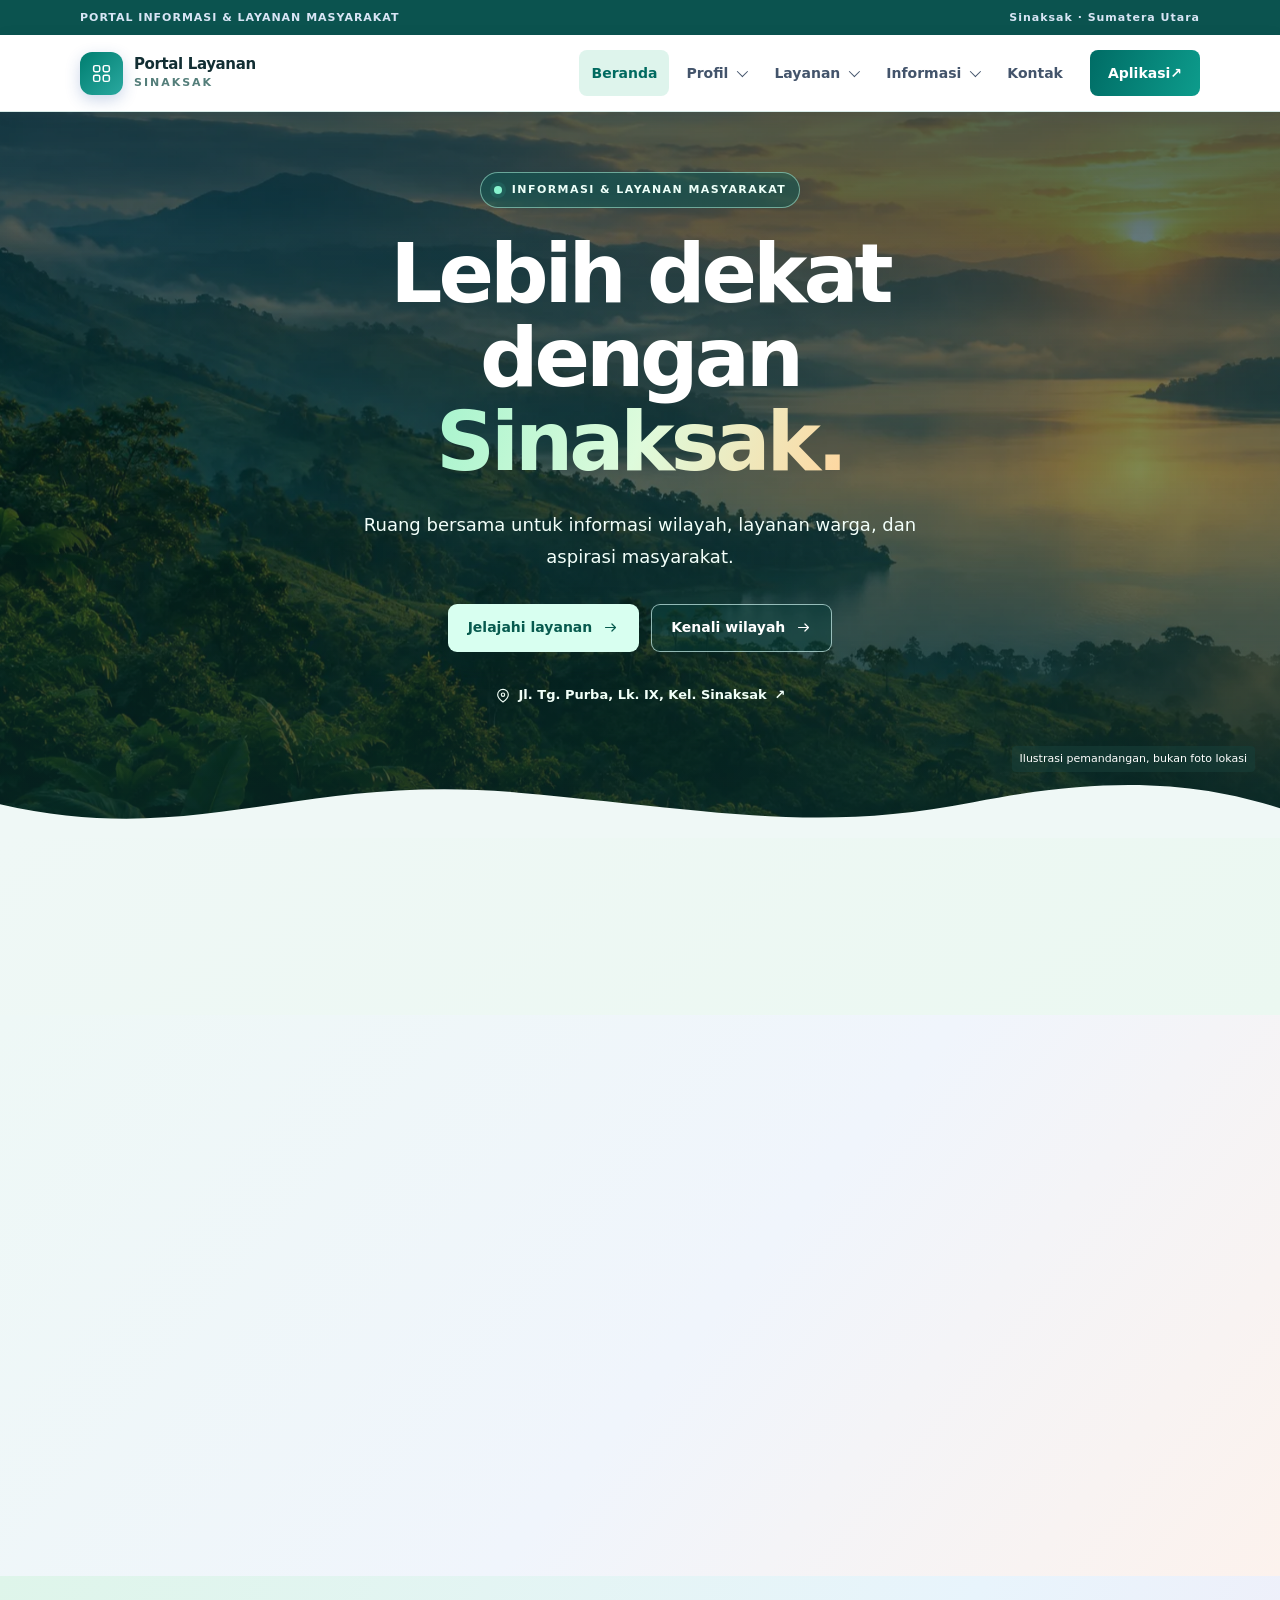
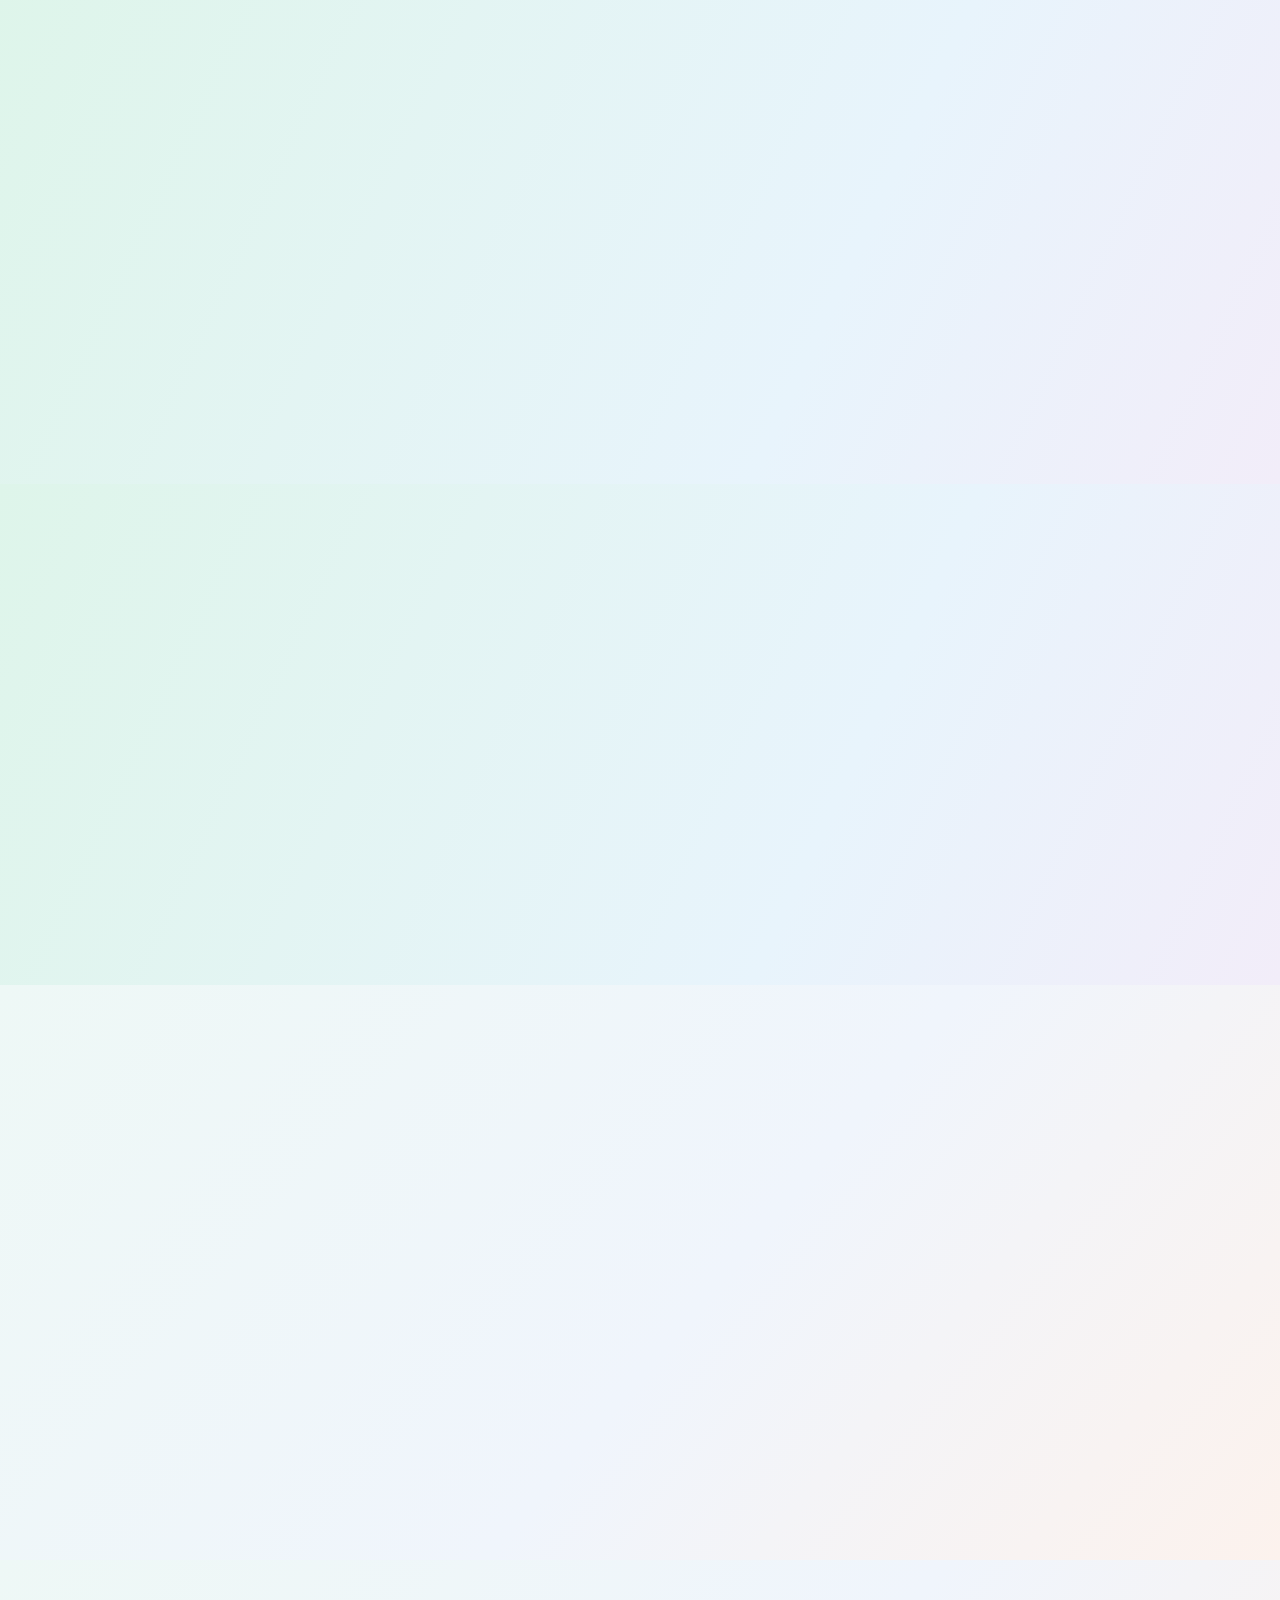
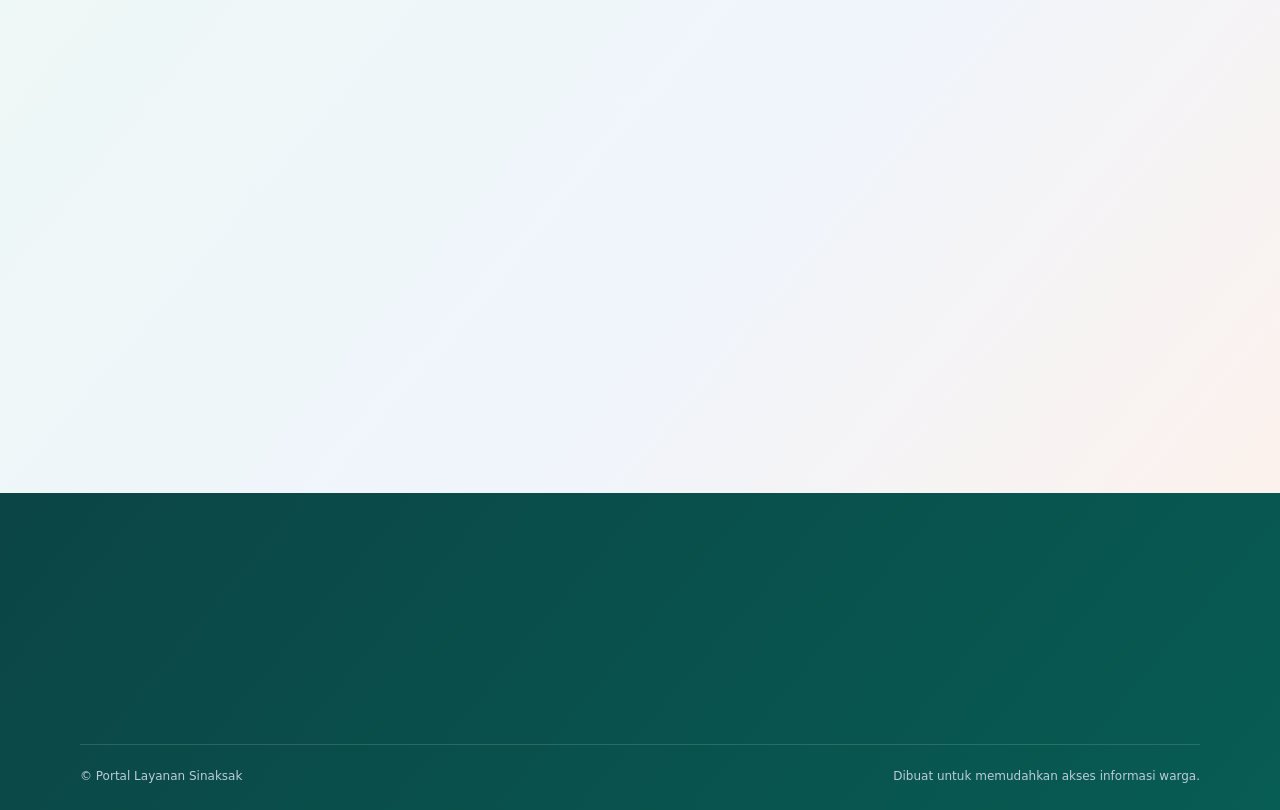
<file: index.html>
<!doctype html><html lang="id"><head><meta charset="utf-8"><meta name="viewport" content="width=device-width,initial-scale=1"><meta name="theme-color" content="#0c1f3e"><meta name="description" content="Portal informasi dan layanan masyarakat Sinaksak."><title>Beranda | Portal Layanan Sinaksak</title><link rel="stylesheet" href="style.css"><script src="script.js" defer></script></head><body><svg class="sprite" xmlns="http://www.w3.org/2000/svg" aria-hidden="true"><symbol id="i-grid" viewBox="0 0 24 24"><rect x="3" y="3" width="7" height="7" rx="2"/><rect x="14" y="3" width="7" height="7" rx="2"/><rect x="3" y="14" width="7" height="7" rx="2"/><rect x="14" y="14" width="7" height="7" rx="2"/></symbol><symbol id="i-arrow" viewBox="0 0 24 24"><path d="M5 12h14M14 7l5 5-5 5"/></symbol><symbol id="i-document" viewBox="0 0 24 24"><path d="M7 3h7l4 4v13a1 1 0 0 1-1 1H7a1 1 0 0 1-1-1V4a1 1 0 0 1 1-1Z"/><path d="M14 3v5h5M9 12h6M9 16h6"/></symbol><symbol id="i-chat" viewBox="0 0 24 24"><path d="M20 11.5a7.5 7.5 0 0 1-7.5 7.5H8l-4 2v-4.5a7.5 7.5 0 1 1 16-5Z"/><path d="M8 10h8M8 14h5"/></symbol><symbol id="i-pin" viewBox="0 0 24 24"><path d="M20 10c0 5-8 11-8 11S4 15 4 10a8 8 0 1 1 16 0Z"/><circle cx="12" cy="10" r="2.5"/></symbol><symbol id="i-users" viewBox="0 0 24 24"><circle cx="9" cy="8" r="3"/><path d="M3 20v-2a6 6 0 0 1 12 0v2M16 5a3 3 0 0 1 0 6m2 3a5 5 0 0 1 3 5v1"/></symbol><symbol id="i-calendar" viewBox="0 0 24 24"><rect x="3" y="5" width="18" height="16" rx="2"/><path d="M7 3v4M17 3v4M3 10h18M7 14h3M7 17h3"/></symbol><symbol id="i-phone" viewBox="0 0 24 24"><rect x="6" y="2.5" width="12" height="19" rx="2.5"/><path d="M10 5h4M11 18.5h2"/></symbol><symbol id="i-down" viewBox="0 0 24 24"><path d="M12 3v12m-4-4 4 4 4-4M5 17v3h14v-3"/></symbol><symbol id="i-clock" viewBox="0 0 24 24"><circle cx="12" cy="12" r="9"/><path d="M12 7v5l3 2"/></symbol><symbol id="i-search" viewBox="0 0 24 24"><circle cx="10.5" cy="10.5" r="6.5"/><path d="m16 16 4 4"/></symbol><symbol id="i-building" viewBox="0 0 24 24"><path d="M3 21h18M5 21V8l7-5 7 5v13M9 21v-6h6v6M9 10h.1M15 10h.1"/></symbol></svg><a class="skip" href="#main">Langsung ke konten</a><div class="topline"><div class="wrap top-inner"><span>PORTAL INFORMASI & LAYANAN MASYARAKAT</span><span>Sinaksak · Sumatera Utara</span></div></div><header class="header"><div class="wrap navbar"><a href="index.html" class="brand" aria-label="Portal Layanan Sinaksak, beranda"><span class="brand-mark"><svg aria-hidden="true"><use href="#i-grid"/></svg></span><span><strong>Portal Layanan</strong><small>SINAKSAK</small></span></a><button type="button" class="menu-toggle" aria-expanded="false" aria-controls="main-nav">Menu <span aria-hidden="true">☰</span></button><nav id="main-nav" class="nav" aria-label="Menu utama"><a href="index.html" aria-current="page">Beranda</a><details class="nav-drop"><summary>Profil <span aria-hidden="true">⌄</span></summary><div class="dropdown"><a href="profil.html">Tentang wilayah</a><a href="profil.html#data-wilayah">Statistik wilayah</a><a href="profil.html#rt-rw">Data RT / RW</a><a href="profil.html#struktur">Struktur pelayanan</a></div></details><details class="nav-drop"><summary>Layanan <span aria-hidden="true">⌄</span></summary><div class="dropdown"><a href="layanan.html">Layanan administrasi</a><a href="layanan.html#persiapan">Persiapan berkas</a><a href="keluhan.html">Keluhan & aspirasi</a></div></details><details class="nav-drop"><summary>Informasi <span aria-hidden="true">⌄</span></summary><div class="dropdown"><a href="informasi.html">Pengumuman</a><a href="informasi.html#agenda">Agenda kegiatan</a><a href="informasi.html#panduan">Panduan warga</a><a href="informasi.html#faq">Pertanyaan umum</a></div></details><a href="kontak.html">Kontak</a><a class="nav-app" href="index.html#aplikasi">Aplikasi <span aria-hidden="true">↗</span></a></nav></div></header><main id="main"><section class="hero"><div class="hero-picture" aria-hidden="true"></div><div class="hero-overlay" aria-hidden="true"></div><div class="wrap hero-inner"><div class="hero-copy"><span class="pill"><span class="dot"></span> INFORMASI & LAYANAN MASYARAKAT</span><h1>Lebih dekat dengan<br><span>Sinaksak.</span></h1><p>Ruang bersama untuk informasi wilayah, layanan warga, dan aspirasi masyarakat.</p><div class="actions"><a class="button primary" href="layanan.html">Jelajahi layanan <svg aria-hidden="true"><use href="#i-arrow"/></svg></a><a class="button outline" href="profil.html">Kenali wilayah <svg aria-hidden="true"><use href="#i-arrow"/></svg></a></div><a class="hero-place" href="kontak.html"><svg aria-hidden="true"><use href="#i-pin"/></svg> Jl. Tg. Purba, Lk. IX, Kel. Sinaksak <span>↗</span></a></div></div><span class="hero-art-note">Ilustrasi pemandangan, bukan foto lokasi</span><svg class="hero-wave" aria-hidden="true" viewBox="0 0 1440 110" preserveAspectRatio="none"><path d="M0 59C223 125 334 13 583 42c220 25 332 60 512 14 151-39 252-30 345 9v45H0Z" fill="#eff8f6"/></svg></section><section class="shortcut-section"><div class="wrap shortcuts"><div class="shortcut-intro"><span class="eyebrow">AKSES CEPAT</span><h2>Mulai dari sini.</h2><p>Pilih menu sesuai kebutuhan Anda.</p></div><div class="shortcut-grid"><a href="profil.html#rt-rw"><span class="shortcut-icon shortcut-one"><svg aria-hidden="true"><use href="#i-users"/></svg></span><strong>RT / RW</strong></a><a href="layanan.html"><span class="shortcut-icon shortcut-two"><svg aria-hidden="true"><use href="#i-document"/></svg></span><strong>Layanan</strong></a><a href="informasi.html"><span class="shortcut-icon shortcut-three"><svg aria-hidden="true"><use href="#i-calendar"/></svg></span><strong>Informasi</strong></a><a href="keluhan.html"><span class="shortcut-icon shortcut-four"><svg aria-hidden="true"><use href="#i-chat"/></svg></span><strong>Aspirasi</strong></a></div></div></section>
<section class="section"><div class="wrap"><div class="section-head"><div><span class="eyebrow">LAYANAN UNTUK MASYARAKAT</span><h2>Temukan yang Anda butuhkan.</h2></div><p>Akses informasi dan panduan layanan melalui menu yang disusun agar lebih mudah ditemukan.</p></div><div class="features"><a class="feature-card" href="profil.html#rt-rw"><span class="icon blue"><svg aria-hidden="true"><use href="#i-users"/></svg></span><div><h3>Wilayah & RT / RW</h3><p>Lihat ruang informasi wilayah dan pendataan lingkungan.</p></div><span class="card-link">LIHAT SELENGKAPNYA <span aria-hidden="true">↗</span></span></a><a class="feature-card" href="layanan.html"><span class="icon teal"><svg aria-hidden="true"><use href="#i-document"/></svg></span><div><h3>Administrasi</h3><p>Kenali jenis pelayanan dan persiapan awal yang perlu dikonfirmasi.</p></div><span class="card-link">LIHAT SELENGKAPNYA <span aria-hidden="true">↗</span></span></a><a class="feature-card" href="keluhan.html"><span class="icon purple"><svg aria-hidden="true"><use href="#i-chat"/></svg></span><div><h3>Keluhan warga</h3><p>Susun pesan keluhan atau aspirasi yang ingin disampaikan.</p></div><span class="card-link">LIHAT SELENGKAPNYA <span aria-hidden="true">↗</span></span></a><a class="feature-card" href="informasi.html"><span class="icon orange"><svg aria-hidden="true"><use href="#i-calendar"/></svg></span><div><h3>Informasi & agenda</h3><p>Lihat tempat pengumuman serta kegiatan masyarakat.</p></div><span class="card-link">LIHAT SELENGKAPNYA <span aria-hidden="true">↗</span></span></a></div></div></section>
<section class="section soft"><div class="wrap"><div class="section-head"><div><span class="eyebrow">DATA WILAYAH · 2025</span><h2>Sinaksak dalam angka.</h2></div><p>Angka mencakup seluruh Kelurahan Sinaksak, berdasarkan publikasi BPS Kabupaten Simalungun tahun 2026.</p></div><div class="stats-grid compact-stats"><article class="stat-card"><span class="stat-label">PENDUDUK</span><strong>14.273</strong><small>jiwa</small></article><article class="stat-card"><span class="stat-label">LUAS WILAYAH</span><strong>6,12</strong><small>km²</small></article><article class="stat-card"><span class="stat-label">LINGKUNGAN</span><strong>10</strong><small>lingkungan</small></article></div><a class="text-link" href="profil.html#data-wilayah">Lihat rincian dan sumber data ↗</a></div></section><section class="section soft"><div class="wrap split"><div><span class="eyebrow">MENGENAL WILAYAH</span><h2>Lebih dekat dengan<br><em>lingkungan kita.</em></h2><p class="intro">Portal ini menyediakan ruang informasi mengenai wilayah, RT/RW, dan layanan untuk masyarakat. Data resmi dapat ditambahkan setelah tersedia.</p><a class="button primary" href="profil.html">Lihat profil wilayah <svg aria-hidden="true"><use href="#i-arrow"/></svg></a></div><div class="region-panel"><div class="region-top"><span class="label">INFORMASI WILAYAH</span><span class="badge">SINAKSAK</span></div><h3>Sinaksak</h3><p>Kecamatan Tapian Dolok<br>Kabupaten Simalungun, Sumatera Utara</p><div class="region-bottom"><span><svg aria-hidden="true"><use href="#i-pin"/></svg> Jl. Tg. Purba, Lk. IX</span><a href="kontak.html">Lihat peta ↗</a></div></div></div></section>
<section class="section"><div class="wrap"><div class="section-head"><div><span class="eyebrow">PAPAN WARGA</span><h2>Informasi & kegiatan.</h2></div><p>Pengumuman dan agenda akan tersedia di halaman informasi setelah ditambahkan oleh pengelola.</p></div><div class="board-grid"><div class="board-card"><span class="card-kicker">PENGUMUMAN</span><span class="icon blue"><svg aria-hidden="true"><use href="#i-document"/></svg></span><h3>Belum ada pengumuman</h3><p>Pengumuman terbaru akan tampil di sini setelah diterbitkan.</p><a href="informasi.html">Buka pengumuman ↗</a></div><div class="board-card blue-card"><span class="card-kicker">AGENDA WARGA</span><span class="icon teal"><svg aria-hidden="true"><use href="#i-calendar"/></svg></span><h3>Belum ada agenda</h3><p>Informasi kegiatan akan ditambahkan setelah tersedia.</p><a href="informasi.html#agenda">Lihat agenda ↗</a></div></div></div></section>
<section id="aplikasi" class="section app-section"><div class="wrap"><div class="app-banner"><div><span class="eyebrow light">APLIKASI ANDROID</span><h2>Layanan dalam<br>genggaman Anda.</h2><p>Unduh aplikasi KelurahanKu untuk Android langsung melalui tombol berikut.</p><a class="button app-button" id="download-button" href="apk/KelurahanKu.apk" download><svg aria-hidden="true"><use href="#i-down"/></svg> Unduh aplikasi Android</a><div class="download-status" id="download-status" role="status" aria-live="polite">File APK: KelurahanKu.apk</div></div><div class="app-side" aria-hidden="true"><div class="app-phone"><div class="speaker"></div><div class="app-phone-body"><span class="phone-icon"><svg aria-hidden="true"><use href="#i-grid"/></svg></span><small>ILUSTRASI</small><strong>Aplikasi<br>Android.</strong><div class="phone-item"><svg aria-hidden="true"><use href="#i-document"/></svg> File APK</div><div class="phone-item"><svg aria-hidden="true"><use href="#i-chat"/></svg> Siap diunduh</div></div></div></div></div></div></section></main><footer class="footer"><div class="wrap footer-grid"><div><a href="index.html" class="brand footer-brand"><span class="brand-mark"><svg aria-hidden="true"><use href="#i-grid"/></svg></span><span><strong>Portal Layanan</strong><small>SINAKSAK</small></span></a><p>Portal informasi dan layanan masyarakat. Konten serta identitas masih dapat disesuaikan oleh pengelola.</p></div><div><h3>Jelajahi</h3><a href="profil.html">Profil wilayah</a><a href="profil.html#rt-rw">RT / RW</a><a href="layanan.html">Layanan administrasi</a></div><div><h3>Untuk warga</h3><a href="informasi.html">Informasi & agenda</a><a href="keluhan.html">Keluhan & aspirasi</a><a href="kontak.html">Lokasi & kontak</a></div><div><h3>Alamat</h3><p>Jl. Tg. Purba, Lk. IX, Kel. Sinaksak<br>Kec. Tapian Dolok, Kab. Simalungun<br>Sumatera Utara</p><a class="footer-map" href="kontak.html">Lihat lokasi ↗</a></div></div><div class="wrap footer-bottom"><span>© Portal Layanan Sinaksak</span><span>Dibuat untuk memudahkan akses informasi warga.</span></div></footer></body></html>
</file>
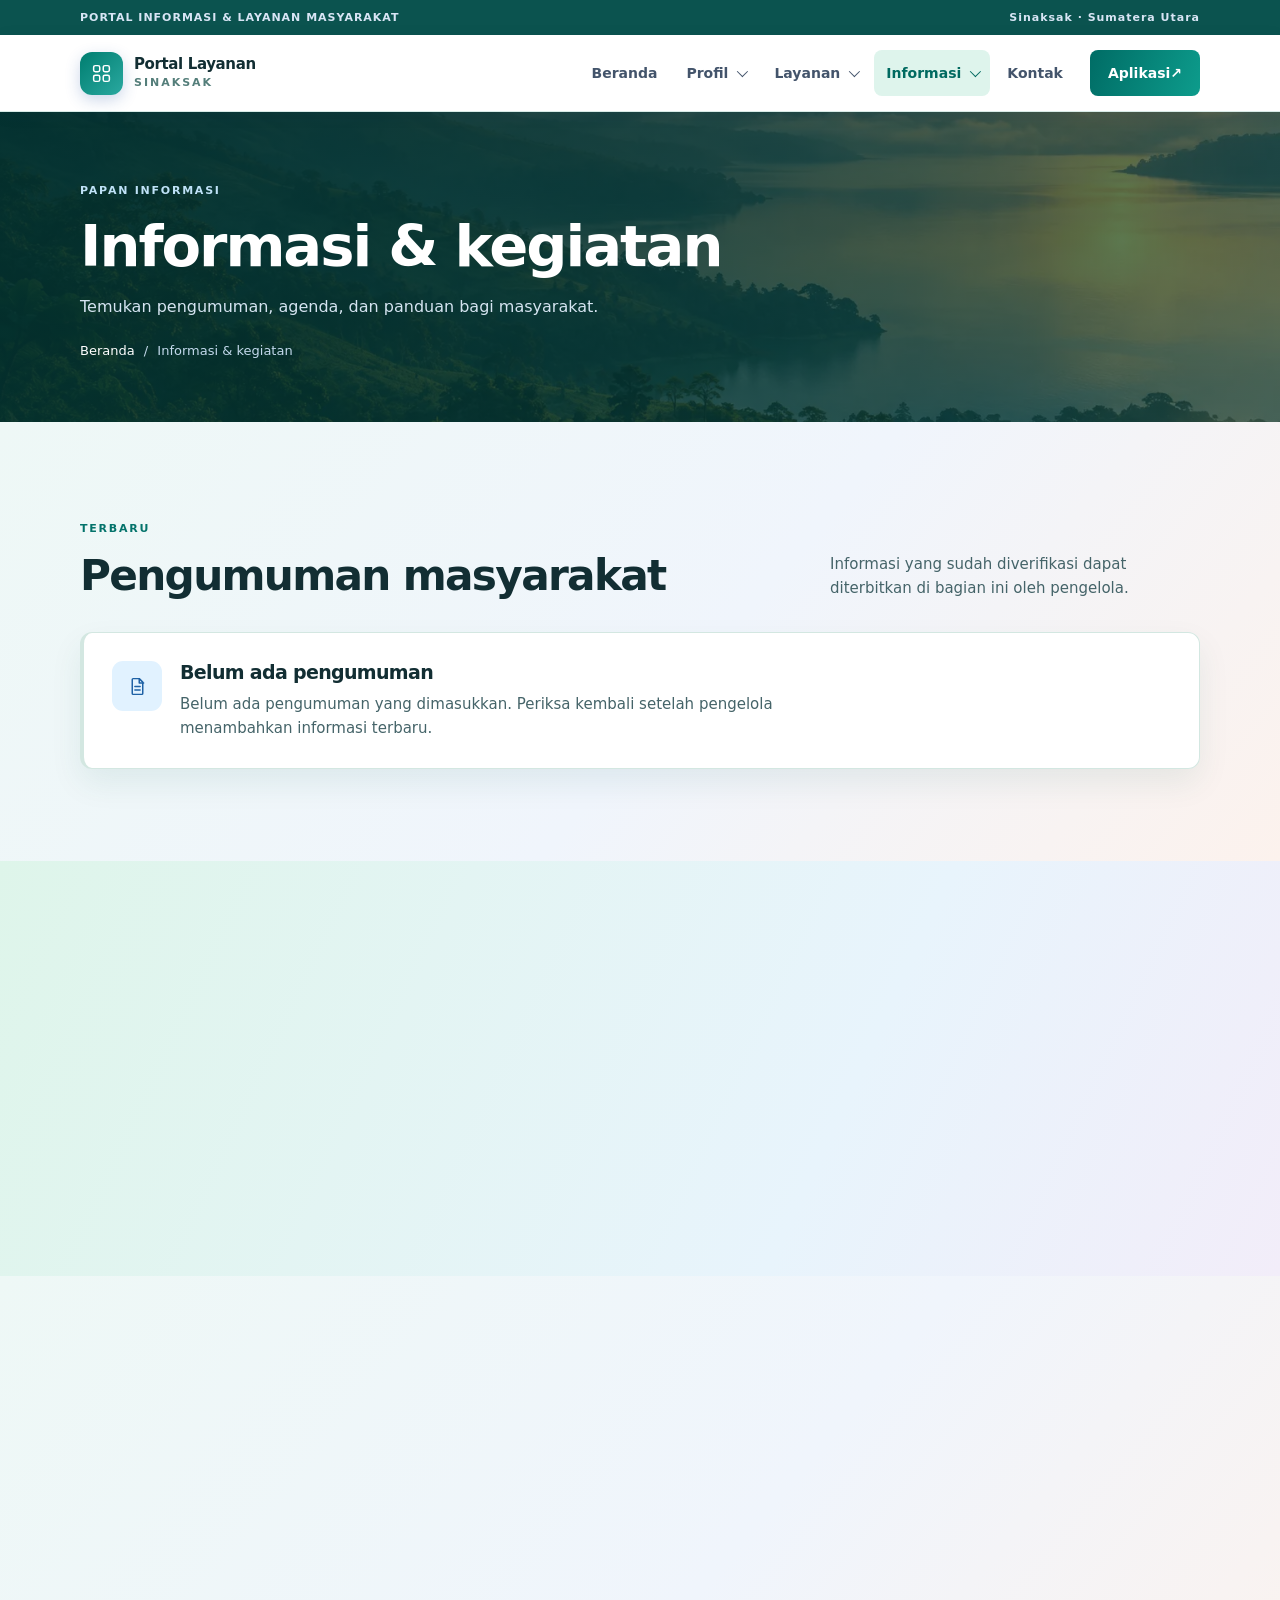
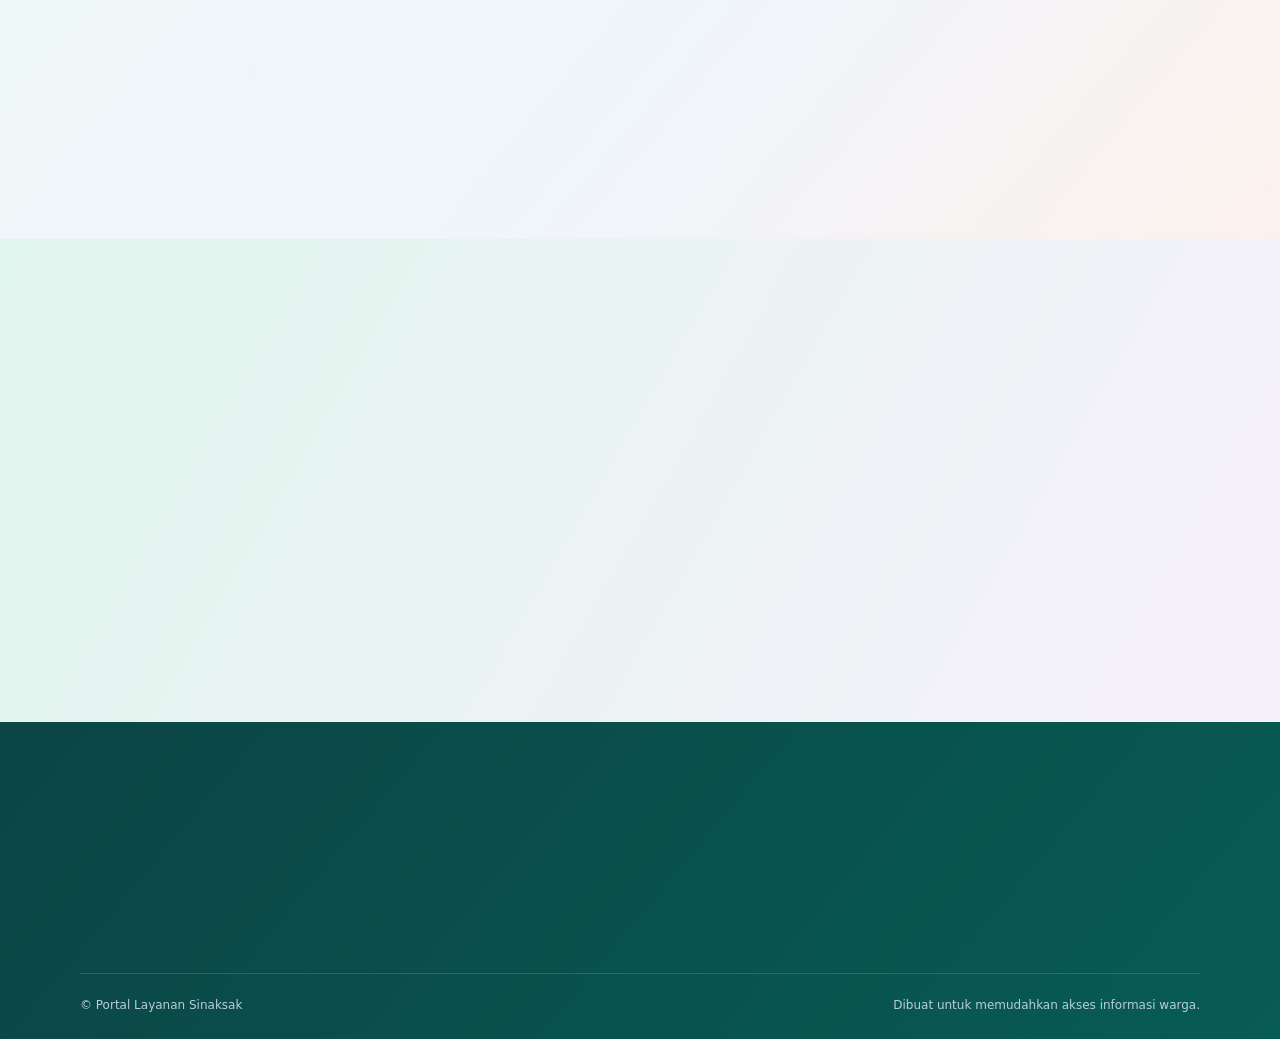
<file: informasi.html>
<!doctype html><html lang="id"><head><meta charset="utf-8"><meta name="viewport" content="width=device-width,initial-scale=1"><meta name="theme-color" content="#0c1f3e"><meta name="description" content="Portal informasi dan layanan masyarakat Sinaksak."><title>Informasi dan agenda | Portal Layanan Sinaksak</title><link rel="stylesheet" href="style.css"><script src="script.js" defer></script></head><body><svg class="sprite" xmlns="http://www.w3.org/2000/svg" aria-hidden="true"><symbol id="i-grid" viewBox="0 0 24 24"><rect x="3" y="3" width="7" height="7" rx="2"/><rect x="14" y="3" width="7" height="7" rx="2"/><rect x="3" y="14" width="7" height="7" rx="2"/><rect x="14" y="14" width="7" height="7" rx="2"/></symbol><symbol id="i-arrow" viewBox="0 0 24 24"><path d="M5 12h14M14 7l5 5-5 5"/></symbol><symbol id="i-document" viewBox="0 0 24 24"><path d="M7 3h7l4 4v13a1 1 0 0 1-1 1H7a1 1 0 0 1-1-1V4a1 1 0 0 1 1-1Z"/><path d="M14 3v5h5M9 12h6M9 16h6"/></symbol><symbol id="i-chat" viewBox="0 0 24 24"><path d="M20 11.5a7.5 7.5 0 0 1-7.5 7.5H8l-4 2v-4.5a7.5 7.5 0 1 1 16-5Z"/><path d="M8 10h8M8 14h5"/></symbol><symbol id="i-pin" viewBox="0 0 24 24"><path d="M20 10c0 5-8 11-8 11S4 15 4 10a8 8 0 1 1 16 0Z"/><circle cx="12" cy="10" r="2.5"/></symbol><symbol id="i-users" viewBox="0 0 24 24"><circle cx="9" cy="8" r="3"/><path d="M3 20v-2a6 6 0 0 1 12 0v2M16 5a3 3 0 0 1 0 6m2 3a5 5 0 0 1 3 5v1"/></symbol><symbol id="i-calendar" viewBox="0 0 24 24"><rect x="3" y="5" width="18" height="16" rx="2"/><path d="M7 3v4M17 3v4M3 10h18M7 14h3M7 17h3"/></symbol><symbol id="i-phone" viewBox="0 0 24 24"><rect x="6" y="2.5" width="12" height="19" rx="2.5"/><path d="M10 5h4M11 18.5h2"/></symbol><symbol id="i-down" viewBox="0 0 24 24"><path d="M12 3v12m-4-4 4 4 4-4M5 17v3h14v-3"/></symbol><symbol id="i-clock" viewBox="0 0 24 24"><circle cx="12" cy="12" r="9"/><path d="M12 7v5l3 2"/></symbol><symbol id="i-search" viewBox="0 0 24 24"><circle cx="10.5" cy="10.5" r="6.5"/><path d="m16 16 4 4"/></symbol><symbol id="i-building" viewBox="0 0 24 24"><path d="M3 21h18M5 21V8l7-5 7 5v13M9 21v-6h6v6M9 10h.1M15 10h.1"/></symbol></svg><a class="skip" href="#main">Langsung ke konten</a><div class="topline"><div class="wrap top-inner"><span>PORTAL INFORMASI & LAYANAN MASYARAKAT</span><span>Sinaksak · Sumatera Utara</span></div></div><header class="header"><div class="wrap navbar"><a href="index.html" class="brand" aria-label="Portal Layanan Sinaksak, beranda"><span class="brand-mark"><svg aria-hidden="true"><use href="#i-grid"/></svg></span><span><strong>Portal Layanan</strong><small>SINAKSAK</small></span></a><button type="button" class="menu-toggle" aria-expanded="false" aria-controls="main-nav">Menu <span aria-hidden="true">☰</span></button><nav id="main-nav" class="nav" aria-label="Menu utama"><a href="index.html">Beranda</a><details class="nav-drop"><summary>Profil <span aria-hidden="true">⌄</span></summary><div class="dropdown"><a href="profil.html">Tentang wilayah</a><a href="profil.html#data-wilayah">Statistik wilayah</a><a href="profil.html#rt-rw">Data RT / RW</a><a href="profil.html#struktur">Struktur pelayanan</a></div></details><details class="nav-drop"><summary>Layanan <span aria-hidden="true">⌄</span></summary><div class="dropdown"><a href="layanan.html">Layanan administrasi</a><a href="layanan.html#persiapan">Persiapan berkas</a><a href="keluhan.html">Keluhan & aspirasi</a></div></details><details class="nav-drop" data-current="true"><summary>Informasi <span aria-hidden="true">⌄</span></summary><div class="dropdown"><a href="informasi.html">Pengumuman</a><a href="informasi.html#agenda">Agenda kegiatan</a><a href="informasi.html#panduan">Panduan warga</a><a href="informasi.html#faq">Pertanyaan umum</a></div></details><a href="kontak.html">Kontak</a><a class="nav-app" href="index.html#aplikasi">Aplikasi <span aria-hidden="true">↗</span></a></nav></div></header><main id="main"><section class="page-hero"><div class="wrap"><div class="eyebrow light">PAPAN INFORMASI</div><h1>Informasi & kegiatan</h1><p>Temukan pengumuman, agenda, dan panduan bagi masyarakat.</p><div class="breadcrumb"><a href="index.html">Beranda</a><span> / </span><span>Informasi & kegiatan</span></div></div></section><section class="section"><div class="wrap"><div class="section-head"><div><span class="eyebrow">TERBARU</span><h2>Pengumuman masyarakat</h2></div><p>Informasi yang sudah diverifikasi dapat diterbitkan di bagian ini oleh pengelola.</p></div><div class="empty-panel"><span class="icon blue"><svg aria-hidden="true"><use href="#i-document"/></svg></span><div><h3>Belum ada pengumuman</h3><p>Belum ada pengumuman yang dimasukkan. Periksa kembali setelah pengelola menambahkan informasi terbaru.</p></div></div></div></section><section class="section soft" id="agenda"><div class="wrap"><div class="section-head"><div><span class="eyebrow">KEGIATAN WARGA</span><h2>Agenda kegiatan</h2></div><p>Tempat untuk informasi kegiatan dan jadwal masyarakat.</p></div><div class="empty-panel"><span class="icon teal"><svg aria-hidden="true"><use href="#i-calendar"/></svg></span><div><h3>Belum ada agenda yang diterbitkan</h3><p>Tanggal, waktu, dan lokasi kegiatan akan ditampilkan setelah tersedia.</p></div></div></div></section><section class="section" id="panduan"><div class="wrap"><div class="section-head"><div><span class="eyebrow">PANDUAN</span><h2>Langkah mudah menggunakan portal</h2></div><p>Pilih menu sesuai kebutuhan Anda.</p></div><div class="features three"><a class="feature-card" href="profil.html#rt-rw"><span class="icon blue"><svg aria-hidden="true"><use href="#i-users"/></svg></span><div><h3>Cari RT / RW</h3><p>Lihat bagian wilayah dan data lingkungan.</p></div><span class="card-link">LIHAT SELENGKAPNYA <span aria-hidden="true">↗</span></span></a><a class="feature-card" href="layanan.html"><span class="icon teal"><svg aria-hidden="true"><use href="#i-document"/></svg></span><div><h3>Cari layanan</h3><p>Temukan panduan awal administrasi warga.</p></div><span class="card-link">LIHAT SELENGKAPNYA <span aria-hidden="true">↗</span></span></a><a class="feature-card" href="keluhan.html"><span class="icon purple"><svg aria-hidden="true"><use href="#i-chat"/></svg></span><div><h3>Siapkan aspirasi</h3><p>Susun pesan dan salin untuk disampaikan.</p></div><span class="card-link">LIHAT SELENGKAPNYA <span aria-hidden="true">↗</span></span></a></div></div></section><section class="section faq-section" id="faq"><div class="wrap faq-wrap"><div><span class="eyebrow">BANTUAN UNTUK WARGA</span><h2>Pertanyaan yang sering muncul.</h2><p class="intro">Beberapa jawaban singkat untuk membantu menggunakan portal.</p></div><div class="faq-list"><details><summary>Bagaimana cara mencari informasi RT / RW?</summary><p>Buka menu Profil, lalu pilih Data RT / RW. Data pengurus belum tersedia dan perlu ditambahkan berdasarkan informasi resmi.</p></details><details><summary>Apakah keluhan langsung terkirim?</summary><p>Belum. Formulir hanya menyiapkan teks untuk disalin. Pengiriman ke petugas atau aplikasi memerlukan sambungan backend.</p></details><details><summary>Bagaimana cara mengunduh aplikasi Android?</summary><p>Buka menu Aplikasi, lalu tekan tombol Unduh aplikasi Android di halaman beranda.</p></details><details><summary>Apakah statistik menunjukkan jumlah saat ini?</summary><p>Tidak. Data yang ditampilkan adalah data tahun 2025 untuk seluruh Kelurahan Sinaksak, berdasarkan publikasi BPS tahun 2026.</p></details></div></div></section></main><footer class="footer"><div class="wrap footer-grid"><div><a href="index.html" class="brand footer-brand"><span class="brand-mark"><svg aria-hidden="true"><use href="#i-grid"/></svg></span><span><strong>Portal Layanan</strong><small>SINAKSAK</small></span></a><p>Portal informasi dan layanan masyarakat. Konten serta identitas masih dapat disesuaikan oleh pengelola.</p></div><div><h3>Jelajahi</h3><a href="profil.html">Profil wilayah</a><a href="profil.html#rt-rw">RT / RW</a><a href="layanan.html">Layanan administrasi</a></div><div><h3>Untuk warga</h3><a href="informasi.html">Informasi & agenda</a><a href="keluhan.html">Keluhan & aspirasi</a><a href="kontak.html">Lokasi & kontak</a></div><div><h3>Alamat</h3><p>Jl. Tg. Purba, Lk. IX, Kel. Sinaksak<br>Kec. Tapian Dolok, Kab. Simalungun<br>Sumatera Utara</p><a class="footer-map" href="kontak.html">Lihat lokasi ↗</a></div></div><div class="wrap footer-bottom"><span>© Portal Layanan Sinaksak</span><span>Dibuat untuk memudahkan akses informasi warga.</span></div></footer></body></html>
</file>
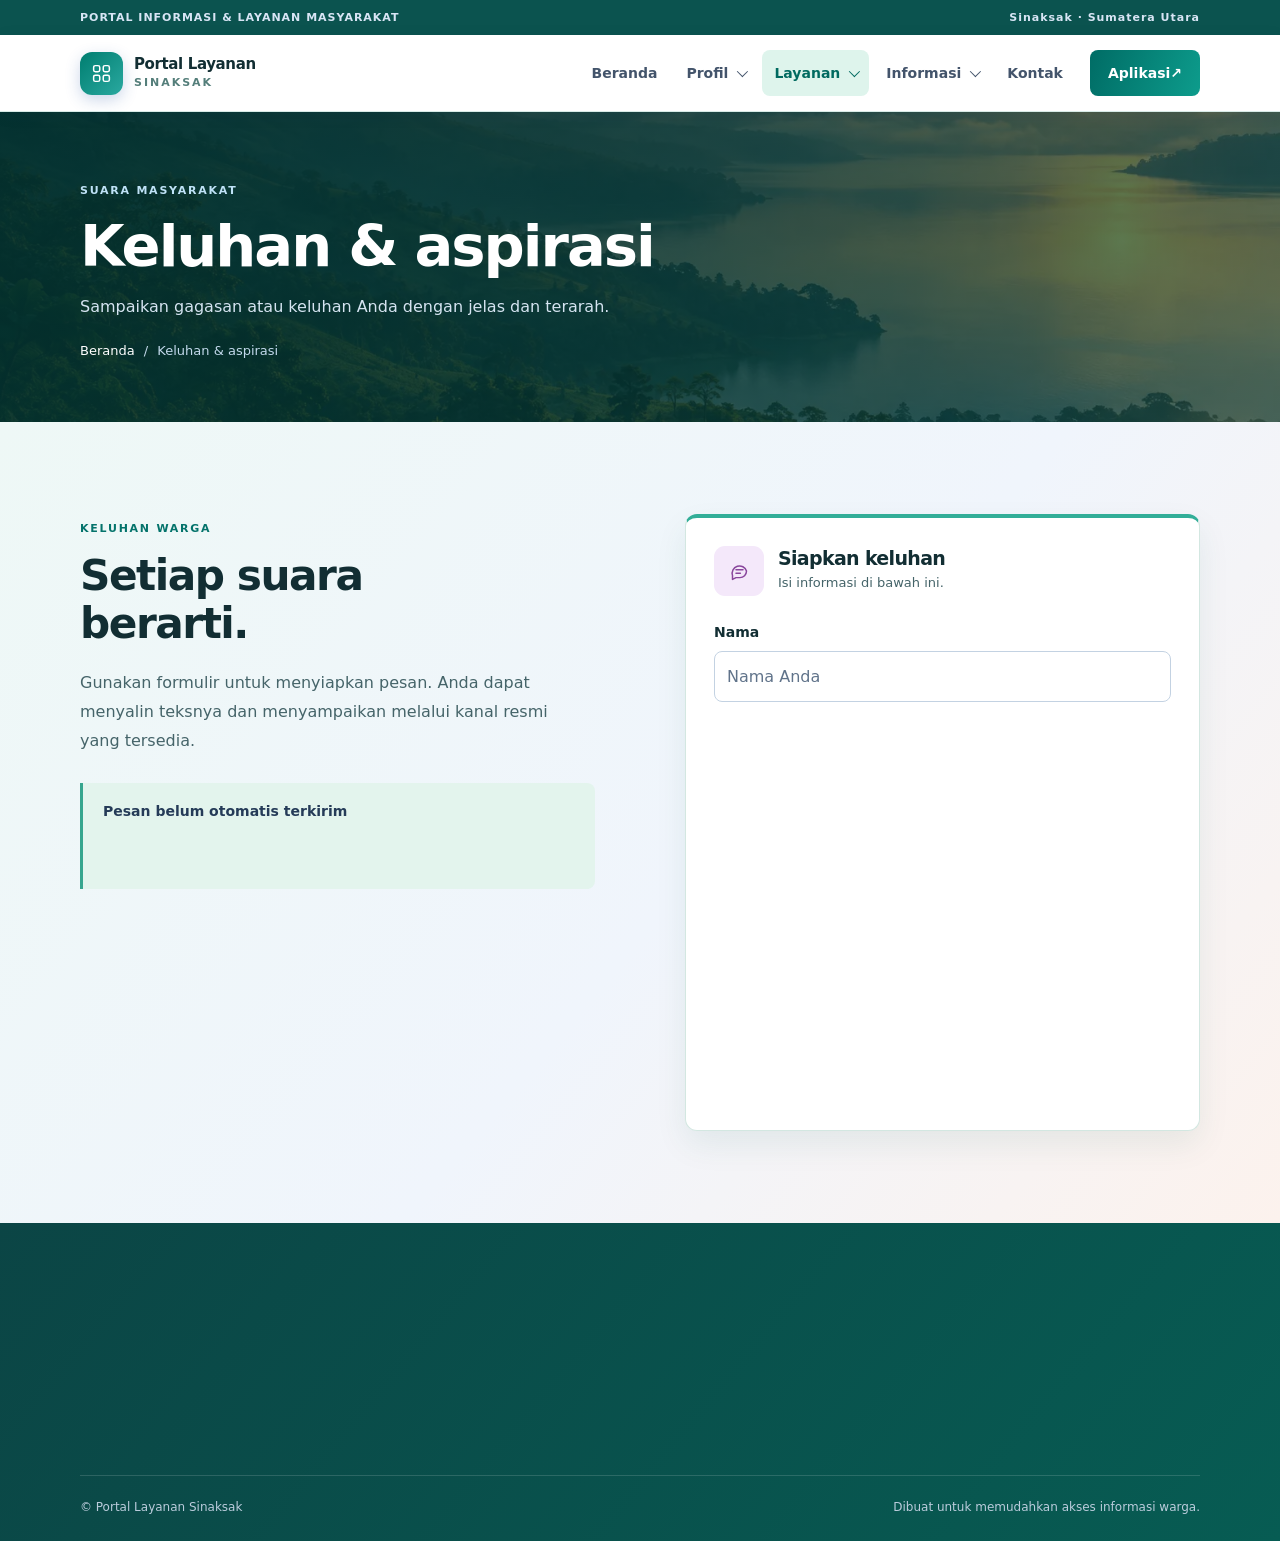
<file: keluhan.html>
<!doctype html><html lang="id"><head><meta charset="utf-8"><meta name="viewport" content="width=device-width,initial-scale=1"><meta name="theme-color" content="#0c1f3e"><meta name="description" content="Portal informasi dan layanan masyarakat Sinaksak."><title>Keluhan dan aspirasi | Portal Layanan Sinaksak</title><link rel="stylesheet" href="style.css"><script src="script.js" defer></script></head><body><svg class="sprite" xmlns="http://www.w3.org/2000/svg" aria-hidden="true"><symbol id="i-grid" viewBox="0 0 24 24"><rect x="3" y="3" width="7" height="7" rx="2"/><rect x="14" y="3" width="7" height="7" rx="2"/><rect x="3" y="14" width="7" height="7" rx="2"/><rect x="14" y="14" width="7" height="7" rx="2"/></symbol><symbol id="i-arrow" viewBox="0 0 24 24"><path d="M5 12h14M14 7l5 5-5 5"/></symbol><symbol id="i-document" viewBox="0 0 24 24"><path d="M7 3h7l4 4v13a1 1 0 0 1-1 1H7a1 1 0 0 1-1-1V4a1 1 0 0 1 1-1Z"/><path d="M14 3v5h5M9 12h6M9 16h6"/></symbol><symbol id="i-chat" viewBox="0 0 24 24"><path d="M20 11.5a7.5 7.5 0 0 1-7.5 7.5H8l-4 2v-4.5a7.5 7.5 0 1 1 16-5Z"/><path d="M8 10h8M8 14h5"/></symbol><symbol id="i-pin" viewBox="0 0 24 24"><path d="M20 10c0 5-8 11-8 11S4 15 4 10a8 8 0 1 1 16 0Z"/><circle cx="12" cy="10" r="2.5"/></symbol><symbol id="i-users" viewBox="0 0 24 24"><circle cx="9" cy="8" r="3"/><path d="M3 20v-2a6 6 0 0 1 12 0v2M16 5a3 3 0 0 1 0 6m2 3a5 5 0 0 1 3 5v1"/></symbol><symbol id="i-calendar" viewBox="0 0 24 24"><rect x="3" y="5" width="18" height="16" rx="2"/><path d="M7 3v4M17 3v4M3 10h18M7 14h3M7 17h3"/></symbol><symbol id="i-phone" viewBox="0 0 24 24"><rect x="6" y="2.5" width="12" height="19" rx="2.5"/><path d="M10 5h4M11 18.5h2"/></symbol><symbol id="i-down" viewBox="0 0 24 24"><path d="M12 3v12m-4-4 4 4 4-4M5 17v3h14v-3"/></symbol><symbol id="i-clock" viewBox="0 0 24 24"><circle cx="12" cy="12" r="9"/><path d="M12 7v5l3 2"/></symbol><symbol id="i-search" viewBox="0 0 24 24"><circle cx="10.5" cy="10.5" r="6.5"/><path d="m16 16 4 4"/></symbol><symbol id="i-building" viewBox="0 0 24 24"><path d="M3 21h18M5 21V8l7-5 7 5v13M9 21v-6h6v6M9 10h.1M15 10h.1"/></symbol></svg><a class="skip" href="#main">Langsung ke konten</a><div class="topline"><div class="wrap top-inner"><span>PORTAL INFORMASI & LAYANAN MASYARAKAT</span><span>Sinaksak · Sumatera Utara</span></div></div><header class="header"><div class="wrap navbar"><a href="index.html" class="brand" aria-label="Portal Layanan Sinaksak, beranda"><span class="brand-mark"><svg aria-hidden="true"><use href="#i-grid"/></svg></span><span><strong>Portal Layanan</strong><small>SINAKSAK</small></span></a><button type="button" class="menu-toggle" aria-expanded="false" aria-controls="main-nav">Menu <span aria-hidden="true">☰</span></button><nav id="main-nav" class="nav" aria-label="Menu utama"><a href="index.html">Beranda</a><details class="nav-drop"><summary>Profil <span aria-hidden="true">⌄</span></summary><div class="dropdown"><a href="profil.html">Tentang wilayah</a><a href="profil.html#data-wilayah">Statistik wilayah</a><a href="profil.html#rt-rw">Data RT / RW</a><a href="profil.html#struktur">Struktur pelayanan</a></div></details><details class="nav-drop" data-current="true"><summary>Layanan <span aria-hidden="true">⌄</span></summary><div class="dropdown"><a href="layanan.html">Layanan administrasi</a><a href="layanan.html#persiapan">Persiapan berkas</a><a href="keluhan.html">Keluhan & aspirasi</a></div></details><details class="nav-drop"><summary>Informasi <span aria-hidden="true">⌄</span></summary><div class="dropdown"><a href="informasi.html">Pengumuman</a><a href="informasi.html#agenda">Agenda kegiatan</a><a href="informasi.html#panduan">Panduan warga</a><a href="informasi.html#faq">Pertanyaan umum</a></div></details><a href="kontak.html">Kontak</a><a class="nav-app" href="index.html#aplikasi">Aplikasi <span aria-hidden="true">↗</span></a></nav></div></header><main id="main"><section class="page-hero"><div class="wrap"><div class="eyebrow light">SUARA MASYARAKAT</div><h1>Keluhan & aspirasi</h1><p>Sampaikan gagasan atau keluhan Anda dengan jelas dan terarah.</p><div class="breadcrumb"><a href="index.html">Beranda</a><span> / </span><span>Keluhan & aspirasi</span></div></div></section><section class="section"><div class="wrap split top-align"><div><span class="eyebrow">KELUHAN WARGA</span><h2>Setiap suara<br>berarti.</h2><p class="intro">Gunakan formulir untuk menyiapkan pesan. Anda dapat menyalin teksnya dan menyampaikan melalui kanal resmi yang tersedia.</p><div class="notice"><strong>Pesan belum otomatis terkirim</strong><p>Formulir ini belum terhubung ke aplikasi, petugas, atau database. Menyalin teks tidak mengirim atau menyimpan keluhan.</p></div><div class="tip"><span class="icon teal"><svg aria-hidden="true"><use href="#i-chat"/></svg></span><p>Sampaikan lokasi dan masalah secara jelas. Hindari memasukkan NIK atau data pribadi sensitif.</p></div></div><form class="form-card" id="complaint-form"><div class="form-heading"><span class="icon purple"><svg aria-hidden="true"><use href="#i-chat"/></svg></span><div><h3>Siapkan keluhan</h3><p>Isi informasi di bawah ini.</p></div></div><label for="name">Nama</label><input id="name" name="name" placeholder="Nama Anda" maxlength="100" required><label for="topic">Topik</label><select id="topic" name="topic" required><option value="">Pilih topik</option><option>Pelayanan</option><option>Lingkungan</option><option>Fasilitas umum</option><option>Lainnya</option></select><label for="message">Pesan</label><textarea id="message" name="message" rows="5" placeholder="Tuliskan keluhan atau masukan Anda" maxlength="2000" required></textarea><button class="button primary form-button" type="submit">Siapkan teks <svg aria-hidden="true"><use href="#i-arrow"/></svg></button><p class="form-small">Teks tidak disimpan otomatis.</p><div id="result" class="result" hidden><label for="prepared">Teks siap disalin</label><textarea id="prepared" rows="6" readonly></textarea><button type="button" class="button light-button" id="copy-button">Salin teks</button><p id="copy-status" role="status" aria-live="polite"></p></div></form></div></section></main><footer class="footer"><div class="wrap footer-grid"><div><a href="index.html" class="brand footer-brand"><span class="brand-mark"><svg aria-hidden="true"><use href="#i-grid"/></svg></span><span><strong>Portal Layanan</strong><small>SINAKSAK</small></span></a><p>Portal informasi dan layanan masyarakat. Konten serta identitas masih dapat disesuaikan oleh pengelola.</p></div><div><h3>Jelajahi</h3><a href="profil.html">Profil wilayah</a><a href="profil.html#rt-rw">RT / RW</a><a href="layanan.html">Layanan administrasi</a></div><div><h3>Untuk warga</h3><a href="informasi.html">Informasi & agenda</a><a href="keluhan.html">Keluhan & aspirasi</a><a href="kontak.html">Lokasi & kontak</a></div><div><h3>Alamat</h3><p>Jl. Tg. Purba, Lk. IX, Kel. Sinaksak<br>Kec. Tapian Dolok, Kab. Simalungun<br>Sumatera Utara</p><a class="footer-map" href="kontak.html">Lihat lokasi ↗</a></div></div><div class="wrap footer-bottom"><span>© Portal Layanan Sinaksak</span><span>Dibuat untuk memudahkan akses informasi warga.</span></div></footer></body></html>
</file>
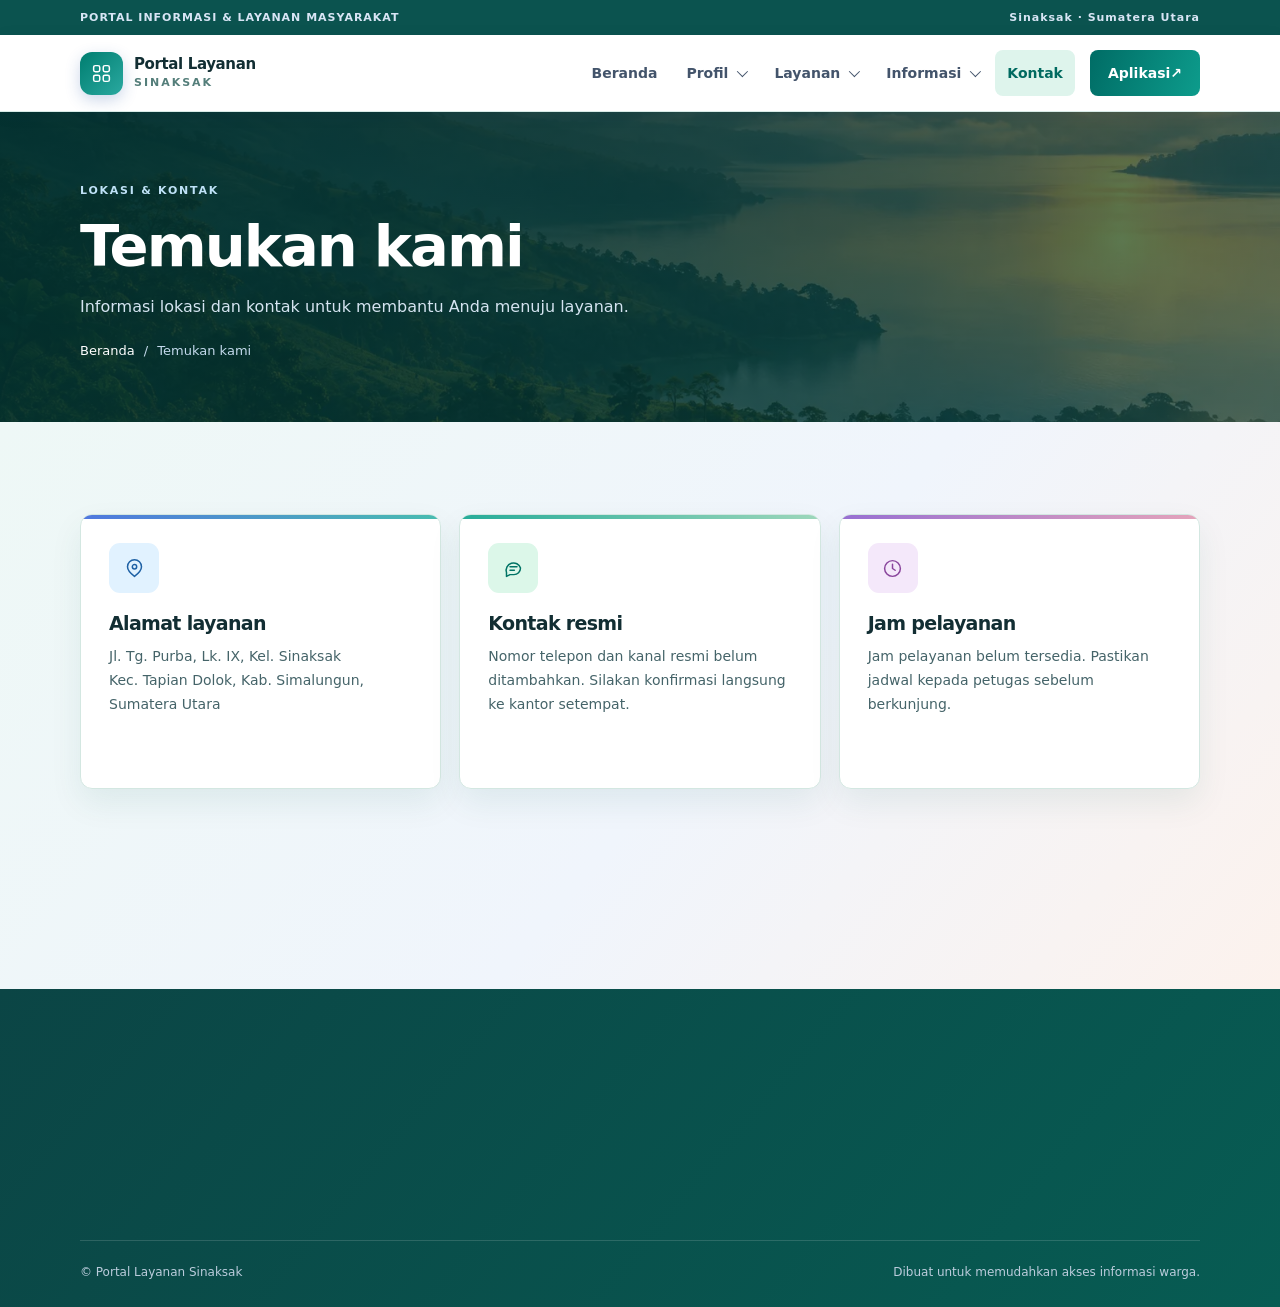
<file: kontak.html>
<!doctype html><html lang="id"><head><meta charset="utf-8"><meta name="viewport" content="width=device-width,initial-scale=1"><meta name="theme-color" content="#0c1f3e"><meta name="description" content="Portal informasi dan layanan masyarakat Sinaksak."><title>Lokasi dan kontak | Portal Layanan Sinaksak</title><link rel="stylesheet" href="style.css"><script src="script.js" defer></script></head><body><svg class="sprite" xmlns="http://www.w3.org/2000/svg" aria-hidden="true"><symbol id="i-grid" viewBox="0 0 24 24"><rect x="3" y="3" width="7" height="7" rx="2"/><rect x="14" y="3" width="7" height="7" rx="2"/><rect x="3" y="14" width="7" height="7" rx="2"/><rect x="14" y="14" width="7" height="7" rx="2"/></symbol><symbol id="i-arrow" viewBox="0 0 24 24"><path d="M5 12h14M14 7l5 5-5 5"/></symbol><symbol id="i-document" viewBox="0 0 24 24"><path d="M7 3h7l4 4v13a1 1 0 0 1-1 1H7a1 1 0 0 1-1-1V4a1 1 0 0 1 1-1Z"/><path d="M14 3v5h5M9 12h6M9 16h6"/></symbol><symbol id="i-chat" viewBox="0 0 24 24"><path d="M20 11.5a7.5 7.5 0 0 1-7.5 7.5H8l-4 2v-4.5a7.5 7.5 0 1 1 16-5Z"/><path d="M8 10h8M8 14h5"/></symbol><symbol id="i-pin" viewBox="0 0 24 24"><path d="M20 10c0 5-8 11-8 11S4 15 4 10a8 8 0 1 1 16 0Z"/><circle cx="12" cy="10" r="2.5"/></symbol><symbol id="i-users" viewBox="0 0 24 24"><circle cx="9" cy="8" r="3"/><path d="M3 20v-2a6 6 0 0 1 12 0v2M16 5a3 3 0 0 1 0 6m2 3a5 5 0 0 1 3 5v1"/></symbol><symbol id="i-calendar" viewBox="0 0 24 24"><rect x="3" y="5" width="18" height="16" rx="2"/><path d="M7 3v4M17 3v4M3 10h18M7 14h3M7 17h3"/></symbol><symbol id="i-phone" viewBox="0 0 24 24"><rect x="6" y="2.5" width="12" height="19" rx="2.5"/><path d="M10 5h4M11 18.5h2"/></symbol><symbol id="i-down" viewBox="0 0 24 24"><path d="M12 3v12m-4-4 4 4 4-4M5 17v3h14v-3"/></symbol><symbol id="i-clock" viewBox="0 0 24 24"><circle cx="12" cy="12" r="9"/><path d="M12 7v5l3 2"/></symbol><symbol id="i-search" viewBox="0 0 24 24"><circle cx="10.5" cy="10.5" r="6.5"/><path d="m16 16 4 4"/></symbol><symbol id="i-building" viewBox="0 0 24 24"><path d="M3 21h18M5 21V8l7-5 7 5v13M9 21v-6h6v6M9 10h.1M15 10h.1"/></symbol></svg><a class="skip" href="#main">Langsung ke konten</a><div class="topline"><div class="wrap top-inner"><span>PORTAL INFORMASI & LAYANAN MASYARAKAT</span><span>Sinaksak · Sumatera Utara</span></div></div><header class="header"><div class="wrap navbar"><a href="index.html" class="brand" aria-label="Portal Layanan Sinaksak, beranda"><span class="brand-mark"><svg aria-hidden="true"><use href="#i-grid"/></svg></span><span><strong>Portal Layanan</strong><small>SINAKSAK</small></span></a><button type="button" class="menu-toggle" aria-expanded="false" aria-controls="main-nav">Menu <span aria-hidden="true">☰</span></button><nav id="main-nav" class="nav" aria-label="Menu utama"><a href="index.html">Beranda</a><details class="nav-drop"><summary>Profil <span aria-hidden="true">⌄</span></summary><div class="dropdown"><a href="profil.html">Tentang wilayah</a><a href="profil.html#data-wilayah">Statistik wilayah</a><a href="profil.html#rt-rw">Data RT / RW</a><a href="profil.html#struktur">Struktur pelayanan</a></div></details><details class="nav-drop"><summary>Layanan <span aria-hidden="true">⌄</span></summary><div class="dropdown"><a href="layanan.html">Layanan administrasi</a><a href="layanan.html#persiapan">Persiapan berkas</a><a href="keluhan.html">Keluhan & aspirasi</a></div></details><details class="nav-drop"><summary>Informasi <span aria-hidden="true">⌄</span></summary><div class="dropdown"><a href="informasi.html">Pengumuman</a><a href="informasi.html#agenda">Agenda kegiatan</a><a href="informasi.html#panduan">Panduan warga</a><a href="informasi.html#faq">Pertanyaan umum</a></div></details><a href="kontak.html" aria-current="page">Kontak</a><a class="nav-app" href="index.html#aplikasi">Aplikasi <span aria-hidden="true">↗</span></a></nav></div></header><main id="main"><section class="page-hero"><div class="wrap"><div class="eyebrow light">LOKASI & KONTAK</div><h1>Temukan kami</h1><p>Informasi lokasi dan kontak untuk membantu Anda menuju layanan.</p><div class="breadcrumb"><a href="index.html">Beranda</a><span> / </span><span>Temukan kami</span></div></div></section><section class="section"><div class="wrap"><div class="contact-grid"><div class="contact-card"><span class="icon blue"><svg aria-hidden="true"><use href="#i-pin"/></svg></span><h3>Alamat layanan</h3><p>Jl. Tg. Purba, Lk. IX, Kel. Sinaksak<br>Kec. Tapian Dolok, Kab. Simalungun, Sumatera Utara</p><a class="text-link" target="_blank" rel="noopener noreferrer" href="https://www.google.com/maps/search/?api=1&query=Jl.%20Tg.%20Purba%2C%20Lk.%20IX%2C%20Kel.%20Sinaksak%2C%20Kec.%20Tapian%20Dolok%2C%20Kabupaten%20Simalungun%2C%20Sumatera%20Utara">Cari di Google Maps ↗</a></div><div class="contact-card"><span class="icon teal"><svg aria-hidden="true"><use href="#i-chat"/></svg></span><h3>Kontak resmi</h3><p>Nomor telepon dan kanal resmi belum ditambahkan. Silakan konfirmasi langsung ke kantor setempat.</p></div><div class="contact-card"><span class="icon purple"><svg aria-hidden="true"><use href="#i-clock"/></svg></span><h3>Jam pelayanan</h3><p>Jam pelayanan belum tersedia. Pastikan jadwal kepada petugas sebelum berkunjung.</p></div></div><div class="notice map-notice"><strong>Catatan lokasi</strong><p>Tautan Google Maps membuka hasil pencarian alamat, bukan pin gedung yang sudah diverifikasi. Pastikan lokasi sebelum berkunjung.</p></div></div></section></main><footer class="footer"><div class="wrap footer-grid"><div><a href="index.html" class="brand footer-brand"><span class="brand-mark"><svg aria-hidden="true"><use href="#i-grid"/></svg></span><span><strong>Portal Layanan</strong><small>SINAKSAK</small></span></a><p>Portal informasi dan layanan masyarakat. Konten serta identitas masih dapat disesuaikan oleh pengelola.</p></div><div><h3>Jelajahi</h3><a href="profil.html">Profil wilayah</a><a href="profil.html#rt-rw">RT / RW</a><a href="layanan.html">Layanan administrasi</a></div><div><h3>Untuk warga</h3><a href="informasi.html">Informasi & agenda</a><a href="keluhan.html">Keluhan & aspirasi</a><a href="kontak.html">Lokasi & kontak</a></div><div><h3>Alamat</h3><p>Jl. Tg. Purba, Lk. IX, Kel. Sinaksak<br>Kec. Tapian Dolok, Kab. Simalungun<br>Sumatera Utara</p><a class="footer-map" href="kontak.html">Lihat lokasi ↗</a></div></div><div class="wrap footer-bottom"><span>© Portal Layanan Sinaksak</span><span>Dibuat untuk memudahkan akses informasi warga.</span></div></footer></body></html>
</file>
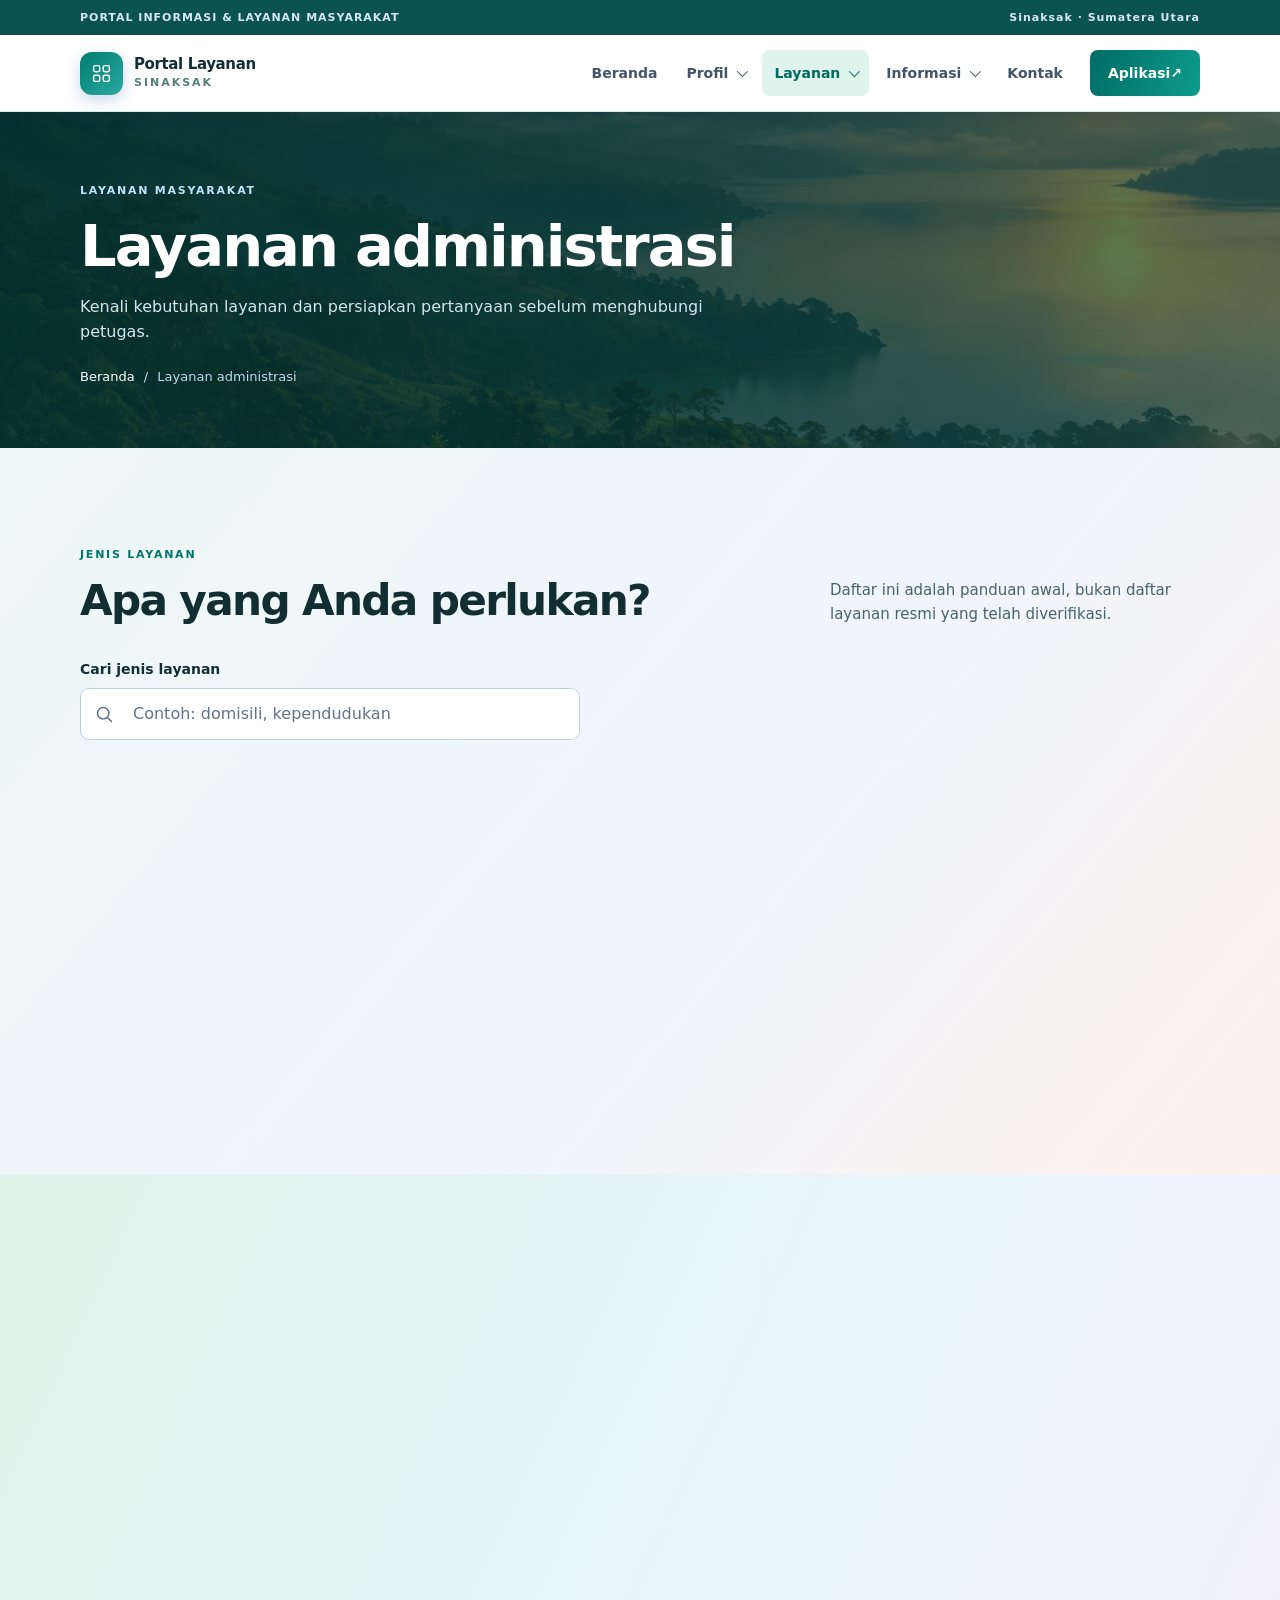
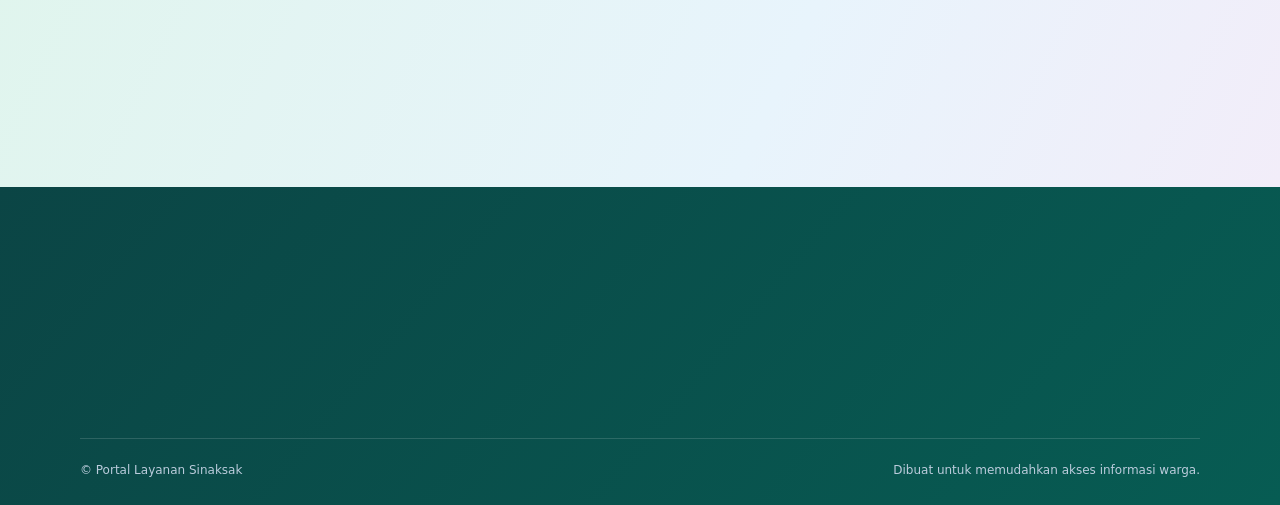
<file: layanan.html>
<!doctype html><html lang="id"><head><meta charset="utf-8"><meta name="viewport" content="width=device-width,initial-scale=1"><meta name="theme-color" content="#0c1f3e"><meta name="description" content="Portal informasi dan layanan masyarakat Sinaksak."><title>Layanan administrasi | Portal Layanan Sinaksak</title><link rel="stylesheet" href="style.css"><script src="script.js" defer></script></head><body><svg class="sprite" xmlns="http://www.w3.org/2000/svg" aria-hidden="true"><symbol id="i-grid" viewBox="0 0 24 24"><rect x="3" y="3" width="7" height="7" rx="2"/><rect x="14" y="3" width="7" height="7" rx="2"/><rect x="3" y="14" width="7" height="7" rx="2"/><rect x="14" y="14" width="7" height="7" rx="2"/></symbol><symbol id="i-arrow" viewBox="0 0 24 24"><path d="M5 12h14M14 7l5 5-5 5"/></symbol><symbol id="i-document" viewBox="0 0 24 24"><path d="M7 3h7l4 4v13a1 1 0 0 1-1 1H7a1 1 0 0 1-1-1V4a1 1 0 0 1 1-1Z"/><path d="M14 3v5h5M9 12h6M9 16h6"/></symbol><symbol id="i-chat" viewBox="0 0 24 24"><path d="M20 11.5a7.5 7.5 0 0 1-7.5 7.5H8l-4 2v-4.5a7.5 7.5 0 1 1 16-5Z"/><path d="M8 10h8M8 14h5"/></symbol><symbol id="i-pin" viewBox="0 0 24 24"><path d="M20 10c0 5-8 11-8 11S4 15 4 10a8 8 0 1 1 16 0Z"/><circle cx="12" cy="10" r="2.5"/></symbol><symbol id="i-users" viewBox="0 0 24 24"><circle cx="9" cy="8" r="3"/><path d="M3 20v-2a6 6 0 0 1 12 0v2M16 5a3 3 0 0 1 0 6m2 3a5 5 0 0 1 3 5v1"/></symbol><symbol id="i-calendar" viewBox="0 0 24 24"><rect x="3" y="5" width="18" height="16" rx="2"/><path d="M7 3v4M17 3v4M3 10h18M7 14h3M7 17h3"/></symbol><symbol id="i-phone" viewBox="0 0 24 24"><rect x="6" y="2.5" width="12" height="19" rx="2.5"/><path d="M10 5h4M11 18.5h2"/></symbol><symbol id="i-down" viewBox="0 0 24 24"><path d="M12 3v12m-4-4 4 4 4-4M5 17v3h14v-3"/></symbol><symbol id="i-clock" viewBox="0 0 24 24"><circle cx="12" cy="12" r="9"/><path d="M12 7v5l3 2"/></symbol><symbol id="i-search" viewBox="0 0 24 24"><circle cx="10.5" cy="10.5" r="6.5"/><path d="m16 16 4 4"/></symbol><symbol id="i-building" viewBox="0 0 24 24"><path d="M3 21h18M5 21V8l7-5 7 5v13M9 21v-6h6v6M9 10h.1M15 10h.1"/></symbol></svg><a class="skip" href="#main">Langsung ke konten</a><div class="topline"><div class="wrap top-inner"><span>PORTAL INFORMASI & LAYANAN MASYARAKAT</span><span>Sinaksak · Sumatera Utara</span></div></div><header class="header"><div class="wrap navbar"><a href="index.html" class="brand" aria-label="Portal Layanan Sinaksak, beranda"><span class="brand-mark"><svg aria-hidden="true"><use href="#i-grid"/></svg></span><span><strong>Portal Layanan</strong><small>SINAKSAK</small></span></a><button type="button" class="menu-toggle" aria-expanded="false" aria-controls="main-nav">Menu <span aria-hidden="true">☰</span></button><nav id="main-nav" class="nav" aria-label="Menu utama"><a href="index.html">Beranda</a><details class="nav-drop"><summary>Profil <span aria-hidden="true">⌄</span></summary><div class="dropdown"><a href="profil.html">Tentang wilayah</a><a href="profil.html#data-wilayah">Statistik wilayah</a><a href="profil.html#rt-rw">Data RT / RW</a><a href="profil.html#struktur">Struktur pelayanan</a></div></details><details class="nav-drop" data-current="true"><summary>Layanan <span aria-hidden="true">⌄</span></summary><div class="dropdown"><a href="layanan.html">Layanan administrasi</a><a href="layanan.html#persiapan">Persiapan berkas</a><a href="keluhan.html">Keluhan & aspirasi</a></div></details><details class="nav-drop"><summary>Informasi <span aria-hidden="true">⌄</span></summary><div class="dropdown"><a href="informasi.html">Pengumuman</a><a href="informasi.html#agenda">Agenda kegiatan</a><a href="informasi.html#panduan">Panduan warga</a><a href="informasi.html#faq">Pertanyaan umum</a></div></details><a href="kontak.html">Kontak</a><a class="nav-app" href="index.html#aplikasi">Aplikasi <span aria-hidden="true">↗</span></a></nav></div></header><main id="main"><section class="page-hero"><div class="wrap"><div class="eyebrow light">LAYANAN MASYARAKAT</div><h1>Layanan administrasi</h1><p>Kenali kebutuhan layanan dan persiapkan pertanyaan sebelum menghubungi petugas.</p><div class="breadcrumb"><a href="index.html">Beranda</a><span> / </span><span>Layanan administrasi</span></div></div></section><section class="section"><div class="wrap"><div class="section-head"><div><span class="eyebrow">JENIS LAYANAN</span><h2>Apa yang Anda perlukan?</h2></div><p>Daftar ini adalah panduan awal, bukan daftar layanan resmi yang telah diverifikasi.</p></div><div class="service-search"><label for="service-search">Cari jenis layanan</label><div><svg aria-hidden="true"><use href="#i-search"/></svg><input id="service-search" type="search" placeholder="Contoh: domisili, kependudukan" autocomplete="off"></div><p id="search-status" role="status" aria-live="polite"></p></div><div class="service-grid" id="service-list"><article class="service-entry" data-search="kependudukan ktp kk kartu keluarga"><span class="number">01</span><span class="icon blue"><svg aria-hidden="true"><use href="#i-users"/></svg></span><h3>Administrasi kependudukan</h3><p>Informasi awal terkait dokumen kependudukan dan keluarga.</p><a href="#persiapan">Lihat panduan ↗</a></article><article class="service-entry" data-search="domisili surat keterangan"><span class="number">02</span><span class="icon teal"><svg aria-hidden="true"><use href="#i-document"/></svg></span><h3>Surat keterangan</h3><p>Informasi awal mengenai kebutuhan surat dan keterangan warga.</p><a href="#persiapan">Lihat panduan ↗</a></article><article class="service-entry" data-search="pengantar rt rw administrasi surat"><span class="number">03</span><span class="icon purple"><svg aria-hidden="true"><use href="#i-building"/></svg></span><h3>Pengantar lingkungan</h3><p>Panduan awal untuk menanyakan pengantar melalui lingkungan setempat.</p><a href="profil.html#rt-rw">Lihat RT / RW ↗</a></article><article class="service-entry" data-search="aspirasi keluhan aduan pengaduan"><span class="number">04</span><span class="icon orange"><svg aria-hidden="true"><use href="#i-chat"/></svg></span><h3>Keluhan & aspirasi</h3><p>Siapkan keluhan atau masukan untuk disampaikan kepada petugas.</p><a href="keluhan.html">Siapkan keluhan ↗</a></article></div><p class="no-results" hidden>Tidak ada layanan yang sesuai. Coba kata kunci lain.</p></div></section><section class="section soft" id="persiapan"><div class="wrap split top-align"><div><span class="eyebrow">PANDUAN AWAL</span><h2>Persiapan sebelum<br>datang ke kantor.</h2><p class="intro">Persyaratan dan alur dapat berbeda untuk setiap layanan. Pastikan informasi langsung kepada petugas sebelum datang.</p><div class="notice"><strong>Belum terverifikasi</strong><p>Jam layanan, biaya, syarat, serta ketersediaan jenis layanan belum diisi pada website ini.</p></div></div><div class="steps"><div><span>01</span><section><h3>Tentukan kebutuhan</h3><p>Catat layanan yang ingin Anda tanyakan dan tujuan pengurusannya.</p></section></div><div><span>02</span><section><h3>Konfirmasi persyaratan</h3><p>Tanyakan dokumen, biaya, jam buka, dan apakah pengantar lingkungan diperlukan.</p></section></div><div><span>03</span><section><h3>Kunjungi lokasi</h3><p>Periksa alamat di peta dan pastikan lokasi yang dituju sebelum berangkat.</p></section></div><a class="button primary" href="kontak.html">Lihat lokasi <svg aria-hidden="true"><use href="#i-arrow"/></svg></a></div></div></section></main><footer class="footer"><div class="wrap footer-grid"><div><a href="index.html" class="brand footer-brand"><span class="brand-mark"><svg aria-hidden="true"><use href="#i-grid"/></svg></span><span><strong>Portal Layanan</strong><small>SINAKSAK</small></span></a><p>Portal informasi dan layanan masyarakat. Konten serta identitas masih dapat disesuaikan oleh pengelola.</p></div><div><h3>Jelajahi</h3><a href="profil.html">Profil wilayah</a><a href="profil.html#rt-rw">RT / RW</a><a href="layanan.html">Layanan administrasi</a></div><div><h3>Untuk warga</h3><a href="informasi.html">Informasi & agenda</a><a href="keluhan.html">Keluhan & aspirasi</a><a href="kontak.html">Lokasi & kontak</a></div><div><h3>Alamat</h3><p>Jl. Tg. Purba, Lk. IX, Kel. Sinaksak<br>Kec. Tapian Dolok, Kab. Simalungun<br>Sumatera Utara</p><a class="footer-map" href="kontak.html">Lihat lokasi ↗</a></div></div><div class="wrap footer-bottom"><span>© Portal Layanan Sinaksak</span><span>Dibuat untuk memudahkan akses informasi warga.</span></div></footer></body></html>
</file>
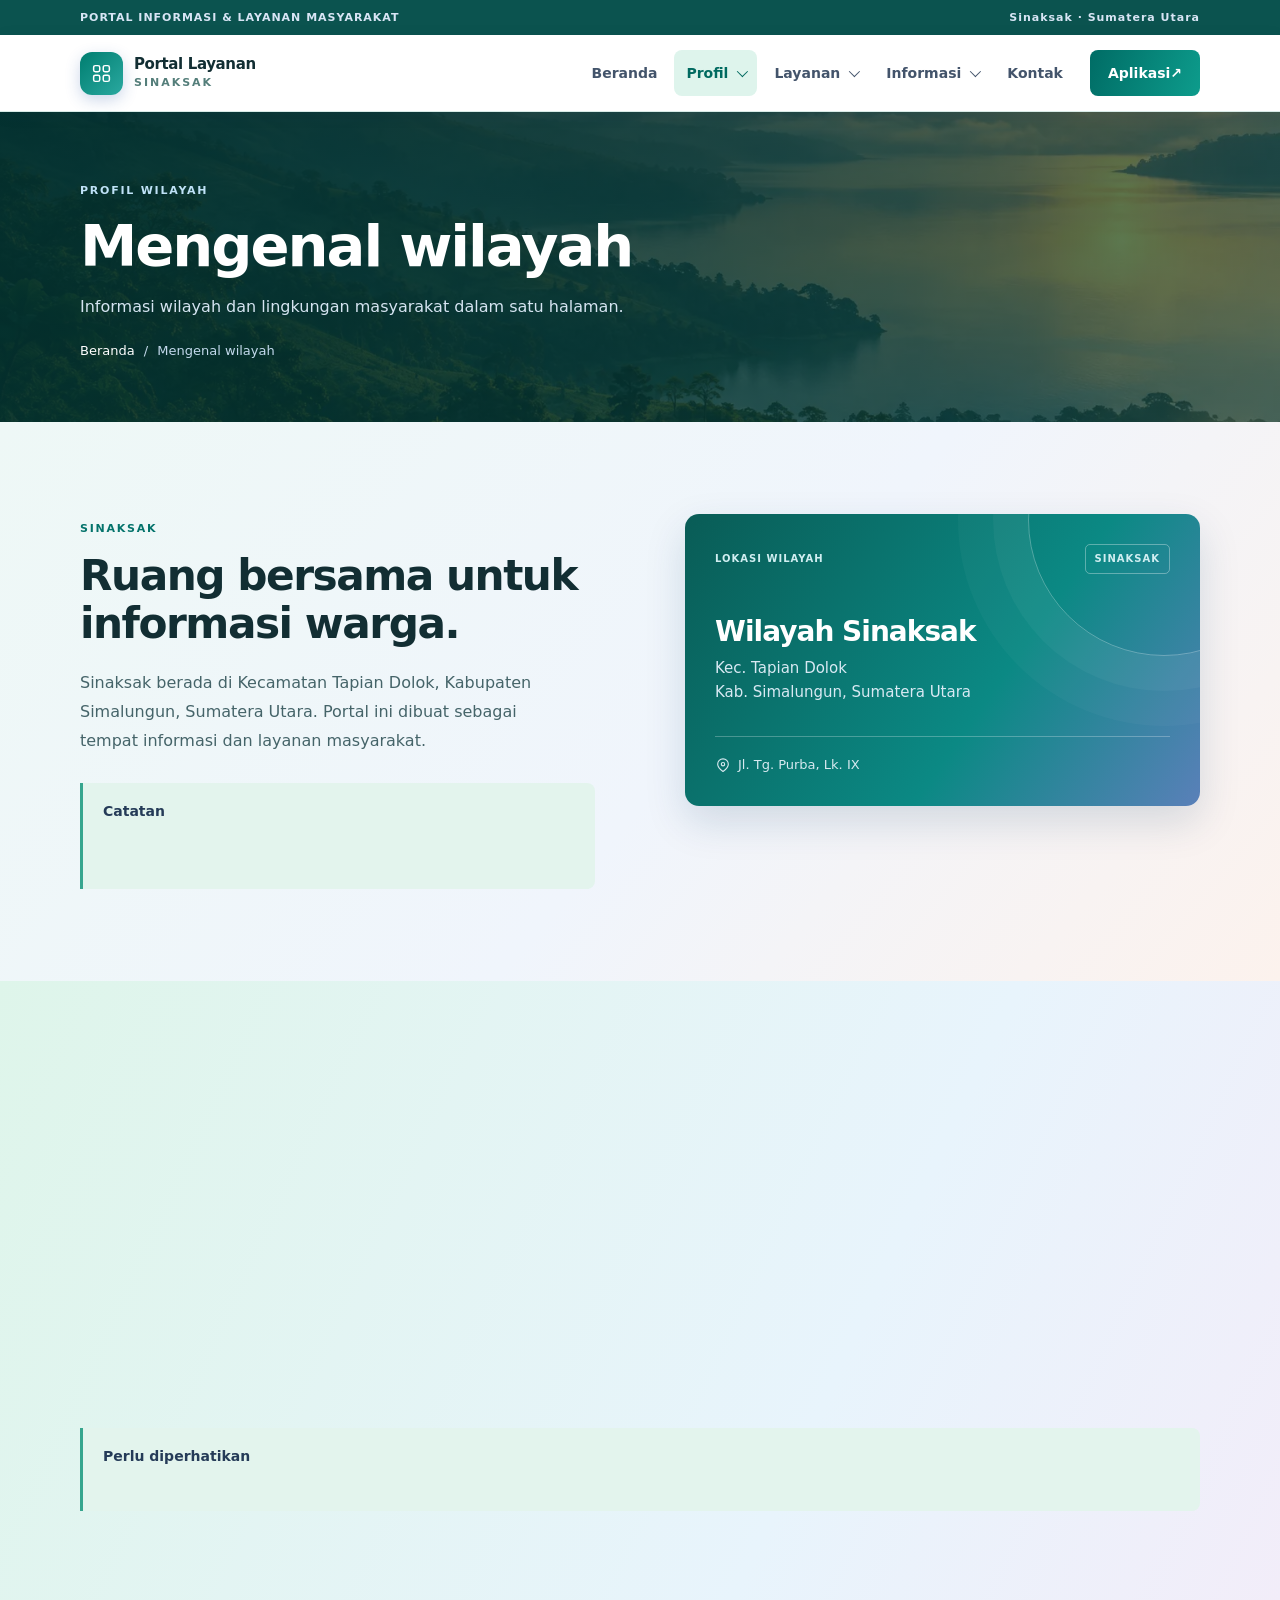
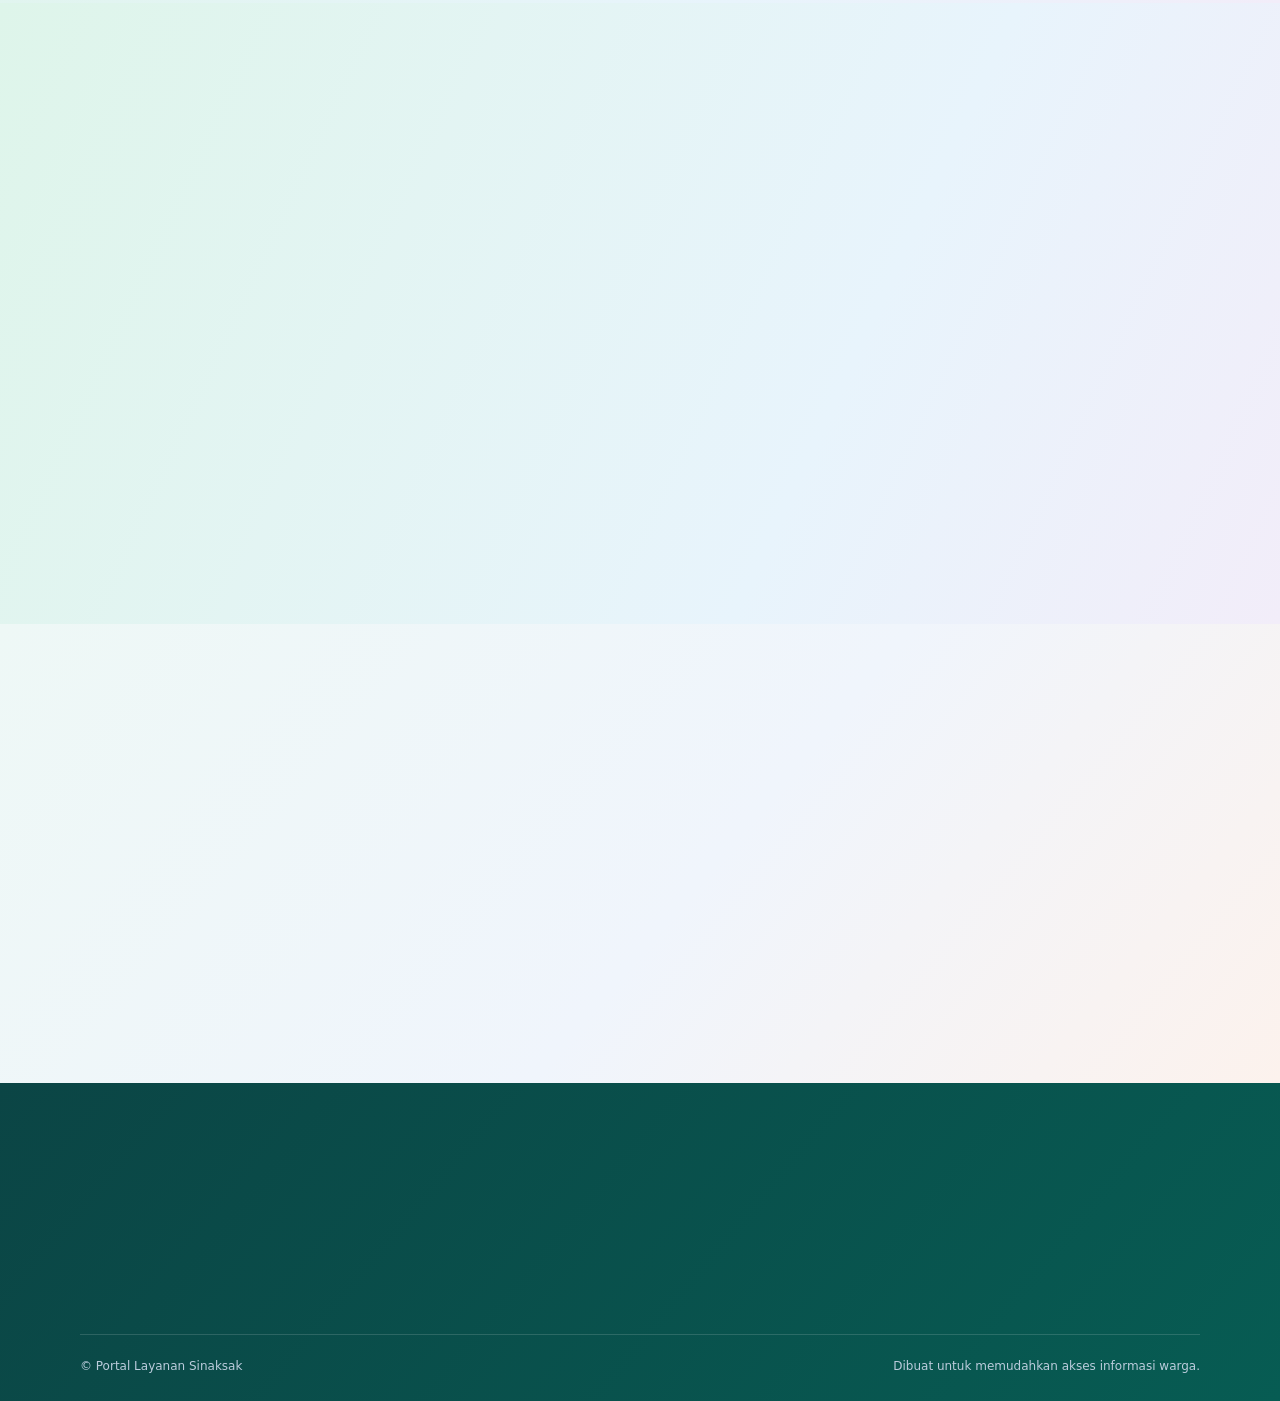
<file: profil.html>
<!doctype html><html lang="id"><head><meta charset="utf-8"><meta name="viewport" content="width=device-width,initial-scale=1"><meta name="theme-color" content="#0c1f3e"><meta name="description" content="Portal informasi dan layanan masyarakat Sinaksak."><title>Profil wilayah | Portal Layanan Sinaksak</title><link rel="stylesheet" href="style.css"><script src="script.js" defer></script></head><body><svg class="sprite" xmlns="http://www.w3.org/2000/svg" aria-hidden="true"><symbol id="i-grid" viewBox="0 0 24 24"><rect x="3" y="3" width="7" height="7" rx="2"/><rect x="14" y="3" width="7" height="7" rx="2"/><rect x="3" y="14" width="7" height="7" rx="2"/><rect x="14" y="14" width="7" height="7" rx="2"/></symbol><symbol id="i-arrow" viewBox="0 0 24 24"><path d="M5 12h14M14 7l5 5-5 5"/></symbol><symbol id="i-document" viewBox="0 0 24 24"><path d="M7 3h7l4 4v13a1 1 0 0 1-1 1H7a1 1 0 0 1-1-1V4a1 1 0 0 1 1-1Z"/><path d="M14 3v5h5M9 12h6M9 16h6"/></symbol><symbol id="i-chat" viewBox="0 0 24 24"><path d="M20 11.5a7.5 7.5 0 0 1-7.5 7.5H8l-4 2v-4.5a7.5 7.5 0 1 1 16-5Z"/><path d="M8 10h8M8 14h5"/></symbol><symbol id="i-pin" viewBox="0 0 24 24"><path d="M20 10c0 5-8 11-8 11S4 15 4 10a8 8 0 1 1 16 0Z"/><circle cx="12" cy="10" r="2.5"/></symbol><symbol id="i-users" viewBox="0 0 24 24"><circle cx="9" cy="8" r="3"/><path d="M3 20v-2a6 6 0 0 1 12 0v2M16 5a3 3 0 0 1 0 6m2 3a5 5 0 0 1 3 5v1"/></symbol><symbol id="i-calendar" viewBox="0 0 24 24"><rect x="3" y="5" width="18" height="16" rx="2"/><path d="M7 3v4M17 3v4M3 10h18M7 14h3M7 17h3"/></symbol><symbol id="i-phone" viewBox="0 0 24 24"><rect x="6" y="2.5" width="12" height="19" rx="2.5"/><path d="M10 5h4M11 18.5h2"/></symbol><symbol id="i-down" viewBox="0 0 24 24"><path d="M12 3v12m-4-4 4 4 4-4M5 17v3h14v-3"/></symbol><symbol id="i-clock" viewBox="0 0 24 24"><circle cx="12" cy="12" r="9"/><path d="M12 7v5l3 2"/></symbol><symbol id="i-search" viewBox="0 0 24 24"><circle cx="10.5" cy="10.5" r="6.5"/><path d="m16 16 4 4"/></symbol><symbol id="i-building" viewBox="0 0 24 24"><path d="M3 21h18M5 21V8l7-5 7 5v13M9 21v-6h6v6M9 10h.1M15 10h.1"/></symbol></svg><a class="skip" href="#main">Langsung ke konten</a><div class="topline"><div class="wrap top-inner"><span>PORTAL INFORMASI & LAYANAN MASYARAKAT</span><span>Sinaksak · Sumatera Utara</span></div></div><header class="header"><div class="wrap navbar"><a href="index.html" class="brand" aria-label="Portal Layanan Sinaksak, beranda"><span class="brand-mark"><svg aria-hidden="true"><use href="#i-grid"/></svg></span><span><strong>Portal Layanan</strong><small>SINAKSAK</small></span></a><button type="button" class="menu-toggle" aria-expanded="false" aria-controls="main-nav">Menu <span aria-hidden="true">☰</span></button><nav id="main-nav" class="nav" aria-label="Menu utama"><a href="index.html">Beranda</a><details class="nav-drop" data-current="true"><summary>Profil <span aria-hidden="true">⌄</span></summary><div class="dropdown"><a href="profil.html">Tentang wilayah</a><a href="profil.html#data-wilayah">Statistik wilayah</a><a href="profil.html#rt-rw">Data RT / RW</a><a href="profil.html#struktur">Struktur pelayanan</a></div></details><details class="nav-drop"><summary>Layanan <span aria-hidden="true">⌄</span></summary><div class="dropdown"><a href="layanan.html">Layanan administrasi</a><a href="layanan.html#persiapan">Persiapan berkas</a><a href="keluhan.html">Keluhan & aspirasi</a></div></details><details class="nav-drop"><summary>Informasi <span aria-hidden="true">⌄</span></summary><div class="dropdown"><a href="informasi.html">Pengumuman</a><a href="informasi.html#agenda">Agenda kegiatan</a><a href="informasi.html#panduan">Panduan warga</a><a href="informasi.html#faq">Pertanyaan umum</a></div></details><a href="kontak.html">Kontak</a><a class="nav-app" href="index.html#aplikasi">Aplikasi <span aria-hidden="true">↗</span></a></nav></div></header><main id="main"><section class="page-hero"><div class="wrap"><div class="eyebrow light">PROFIL WILAYAH</div><h1>Mengenal wilayah</h1><p>Informasi wilayah dan lingkungan masyarakat dalam satu halaman.</p><div class="breadcrumb"><a href="index.html">Beranda</a><span> / </span><span>Mengenal wilayah</span></div></div></section><section class="section"><div class="wrap split top-align"><div><span class="eyebrow">SINAKSAK</span><h2>Ruang bersama untuk<br>informasi warga.</h2><p class="intro">Sinaksak berada di Kecamatan Tapian Dolok, Kabupaten Simalungun, Sumatera Utara. Portal ini dibuat sebagai tempat informasi dan layanan masyarakat.</p><div class="notice"><strong>Catatan</strong><p>Nama portal dan data pelayanan masih dapat disesuaikan. Riwayat, batas wilayah, dan informasi resmi belum ditambahkan.</p></div></div><div class="region-panel"><div class="region-top"><span class="label">LOKASI WILAYAH</span><span class="badge">SINAKSAK</span></div><h3>Wilayah Sinaksak</h3><p>Kec. Tapian Dolok<br>Kab. Simalungun, Sumatera Utara</p><div class="region-bottom"><span><svg aria-hidden="true"><use href="#i-pin"/></svg> Jl. Tg. Purba, Lk. IX</span><a href="kontak.html">Lihat lokasi ↗</a></div></div></div></section><section class="section soft" id="data-wilayah"><div class="wrap"><div class="section-head"><div><span class="eyebrow">DATA RESMI · 2025</span><h2>Sinaksak dalam angka.</h2></div><p>Data untuk seluruh Kelurahan Sinaksak, bukan hanya Lingkungan IX. Angka berasal dari publikasi BPS tahun 2026.</p></div><div class="stats-grid"><article class="stat-card"><span class="stat-label">JUMLAH PENDUDUK</span><strong>14.273</strong><small>jiwa · data 2025</small></article><article class="stat-card"><span class="stat-label">LAKI-LAKI</span><strong>7.223</strong><small>jiwa · data 2025</small></article><article class="stat-card"><span class="stat-label">PEREMPUAN</span><strong>7.050</strong><small>jiwa · data 2025</small></article><article class="stat-card"><span class="stat-label">LUAS WILAYAH</span><strong>6,12</strong><small>km² · data 2025</small></article><article class="stat-card"><span class="stat-label">LINGKUNGAN</span><strong>10</strong><small>lingkungan · data 2025</small></article></div><p class="source-note">Sumber: BPS Kabupaten Simalungun, <em>Kecamatan Tapian Dolok Dalam Angka 2026</em>, tabel 1.1, 2.1.2 dan 3.1. Data penduduk bersumber dari Disdukcapil Kabupaten Simalungun; luas dan lingkungan dari Kantor Camat Tapian Dolok. <a href="https://simalungunkab.bps.go.id/id/publication/2026/09/28/6965195405d67fa4b5798885/kecamatan-tapian-dolok-dalam-angka-2026.html" target="_blank" rel="noopener noreferrer">Lihat publikasi resmi ↗</a></p><div class="notice"><strong>Perlu diperhatikan</strong><p>Angka ini menggambarkan tahun 2025, bukan jumlah penduduk saat ini. Jumlah lingkungan tidak sama dengan jumlah RT atau RW.</p></div></div></section><section class="section soft" id="rt-rw"><div class="wrap"><div class="section-head"><div><span class="eyebrow">LINGKUNGAN MASYARAKAT</span><h2>Data RT / RW</h2></div><p>Daftar lingkungan dapat membantu warga mengenali wilayah dan menghubungi pengurus setempat.</p></div><div class="empty-panel"><span class="icon blue"><svg aria-hidden="true"><use href="#i-users"/></svg></span><div><h3>Data RT / RW belum ditambahkan</h3><p>Nama pengurus, nomor RT/RW, dan kontak akan ditampilkan setelah data resmi tersedia. Hubungi kantor setempat untuk informasi terkini.</p></div></div><div class="mini-grid"><div class="mini"><span>01</span><h3>Informasi RT</h3><p>Tempat untuk nomor RT, nama ketua, dan wilayah lingkungan.</p></div><div class="mini"><span>02</span><h3>Informasi RW</h3><p>Tempat untuk nomor RW dan pengurus lingkungan.</p></div><div class="mini"><span>03</span><h3>Kontak pengurus</h3><p>Kontak resmi dapat ditambahkan setelah dikonfirmasi.</p></div></div></div></section><section class="section" id="struktur"><div class="wrap"><div class="section-head"><div><span class="eyebrow">PELAYANAN</span><h2>Struktur pelayanan</h2></div><p>Informasi pengelola dan petugas akan ditambahkan berdasarkan data resmi yang diberikan.</p></div><div class="empty-panel"><span class="icon purple"><svg aria-hidden="true"><use href="#i-building"/></svg></span><div><h3>Data petugas belum tersedia</h3><p>Nama, jabatan, dan kontak petugas belum dimasukkan ke dalam portal.</p><a href="kontak.html" class="text-link">Lihat lokasi layanan ↗</a></div></div></div></section></main><footer class="footer"><div class="wrap footer-grid"><div><a href="index.html" class="brand footer-brand"><span class="brand-mark"><svg aria-hidden="true"><use href="#i-grid"/></svg></span><span><strong>Portal Layanan</strong><small>SINAKSAK</small></span></a><p>Portal informasi dan layanan masyarakat. Konten serta identitas masih dapat disesuaikan oleh pengelola.</p></div><div><h3>Jelajahi</h3><a href="profil.html">Profil wilayah</a><a href="profil.html#rt-rw">RT / RW</a><a href="layanan.html">Layanan administrasi</a></div><div><h3>Untuk warga</h3><a href="informasi.html">Informasi & agenda</a><a href="keluhan.html">Keluhan & aspirasi</a><a href="kontak.html">Lokasi & kontak</a></div><div><h3>Alamat</h3><p>Jl. Tg. Purba, Lk. IX, Kel. Sinaksak<br>Kec. Tapian Dolok, Kab. Simalungun<br>Sumatera Utara</p><a class="footer-map" href="kontak.html">Lihat lokasi ↗</a></div></div><div class="wrap footer-bottom"><span>© Portal Layanan Sinaksak</span><span>Dibuat untuk memudahkan akses informasi warga.</span></div></footer></body></html>
</file>
<file: style.css>
:root{color-scheme:light;--ink:#12233d;--muted:#4f6077;--blue:#2458b9;--teal:#08776f;--surface:#fff;--border:#dce5f1;--canvas:#f3f6fb;--shadow:0 12px 32px rgba(24,53,91,.07);--radius:12px;--ease:cubic-bezier(.2,.7,.2,1)}
*{box-sizing:border-box}html{scroll-behavior:smooth;scroll-padding-top:100px}body{margin:0;font-family:Inter,ui-sans-serif,system-ui,-apple-system,"Segoe UI",sans-serif;background:#f3f6fb;color:var(--ink);font-size:16px;line-height:1.6}a{color:inherit;text-decoration:none}button,input,select,textarea{font:inherit}button{cursor:pointer}svg{width:21px;height:21px;fill:none;stroke:currentColor;stroke-width:1.7;stroke-linecap:round;stroke-linejoin:round;flex:none}.sprite{position:absolute;width:0;height:0;overflow:hidden}.wrap{width:min(1120px,calc(100% - 48px));margin:auto}.skip{position:absolute;left:12px;top:-70px;background:#fff;padding:12px;z-index:50}.skip:focus{top:8px}:focus-visible{outline:3px solid #f7ab3b;outline-offset:3px}h1,h2,h3,p{margin-top:0}h1,h2,h3{line-height:1.15;letter-spacing:-.035em}h2{font-size:clamp(32px,3.3vw,46px);margin:12px 0 0}h3{font-size:19px;margin-bottom:10px}p{color:var(--muted)}
.topline{background:#102844;color:#d8e5f5;font-size:11px;font-weight:700;letter-spacing:.09em}.top-inner{height:35px;display:flex;justify-content:space-between;align-items:center}.header{background:rgba(255,255,255,.97);border-bottom:1px solid #e2eaf3;position:sticky;top:0;z-index:30;box-shadow:0 3px 16px #152c5010}.navbar{height:76px;display:flex;align-items:center;justify-content:space-between;gap:20px}.brand{display:inline-flex;align-items:center;gap:11px;white-space:nowrap}.brand-mark{height:43px;width:43px;display:grid;place-items:center;border-radius:12px;color:#fff;background:linear-gradient(135deg,#2c55c3,#0e9b96);box-shadow:0 5px 15px #2859a83d}.brand strong,.brand small{display:block;line-height:1.15}.brand strong{font-size:15px;letter-spacing:-.025em}.brand small{font-size:11px;letter-spacing:.18em;margin-top:4px;color:#647892;font-weight:700}.nav{display:flex;align-items:center;gap:5px;font-size:14px;font-weight:650;color:#43546b}.nav>a,.nav-drop>summary{display:flex;align-items:center;min-height:46px;padding:0 12px;border-radius:8px;cursor:pointer}.nav>a:hover,.nav-drop>summary:hover,.nav-drop[open]>summary,.nav a[aria-current=page],.nav-drop[data-current=true]>summary{color:#174eaa;background:#eef4ff}.nav-drop{position:relative}.nav-drop summary{list-style:none;gap:6px}.nav-drop summary::-webkit-details-marker{display:none}.nav-drop summary span{font-size:16px;transition:transform .2s}.nav-drop[open] summary span{transform:rotate(180deg)}.dropdown{position:absolute;top:calc(100% + 6px);left:0;min-width:230px;background:white;border:1px solid #dce5f1;border-radius:11px;padding:7px;box-shadow:0 15px 35px #152c5028}.dropdown a{display:block;padding:11px 12px;border-radius:7px;font-size:14px}.dropdown a:hover,.dropdown a:focus-visible{background:#edf4ff;color:#174eaa}.nav .nav-app{color:#fff;background:#142d52;margin-left:10px;padding:0 18px}.nav .nav-app:hover{color:white;background:#254e85}.menu-toggle{display:none;min-height:46px;border:1px solid #ccd8e7;border-radius:8px;background:white;padding:0 13px;color:#172b46;font-weight:700}.menu-toggle span{padding-left:7px}
.hero{position:relative;background:#081b37 url('assets/latar-portal.webp') center/cover no-repeat;color:white;overflow:hidden}.hero:before,.page-hero:before{content:"";position:absolute;inset:0;background:linear-gradient(90deg,rgba(5,17,39,.57),rgba(6,18,44,.08));pointer-events:none}.hero-grid{position:relative;display:grid;grid-template-columns:1.1fr .9fr;gap:76px;align-items:center;padding:92px 0 100px;min-height:590px}.hero h1{font-size:clamp(44px,5vw,70px);letter-spacing:-.05em;line-height:1.08;margin:24px 0 20px}.hero h1 span{color:#a8e3ef;background:linear-gradient(100deg,#79dbe2,#abc9ff 60%,#ffd0b1);background-clip:text;-webkit-background-clip:text;-webkit-text-fill-color:transparent}.hero-copy>p{max-width:540px;font-size:17px;color:#d6e4f2;line-height:1.8}.pill{display:inline-flex;align-items:center;gap:10px;border:1px solid #8fb5df66;border-radius:30px;color:#dcecff;background:#ffffff15;padding:8px 13px;font-size:11px;font-weight:800;letter-spacing:.13em}.dot{display:inline-block;width:8px;height:8px;border-radius:50%;background:#41c5ac;box-shadow:0 0 0 4px #41c5ac22}.actions{display:flex;flex-wrap:wrap;gap:12px;margin-top:30px}.button{min-height:48px;display:inline-flex;align-items:center;justify-content:center;gap:10px;border-radius:9px;border:1px solid transparent;padding:12px 19px;font-size:14px;line-height:1.25;font-weight:750;transition:transform .2s var(--ease),box-shadow .2s,background .2s}.button svg{width:17px;height:17px}.button:hover{transform:translateY(-2px)}.primary{color:#fff;background:linear-gradient(110deg,#2b61ca,#1b83a6);box-shadow:0 8px 20px #1d60a82c}.primary:hover{box-shadow:0 12px 24px #1d60a840}.hero .primary{background:#fff;color:#1b4587}.outline{color:#fff;border-color:#ffffff70;background:#ffffff12}.outline:hover{background:#ffffff24}.hero-address{display:flex;gap:12px;align-items:center;margin-top:42px;font-size:14px;color:#d6e4f2}.hero-address strong{font-size:11px;letter-spacing:.1em;color:#fff}.icon{width:50px;height:50px;display:inline-grid;place-items:center;border-radius:11px;flex:none}.icon.blue{color:#2857af;background:#e8f0ff}.icon.teal{color:#05766d;background:#dff5ef}.icon.purple{color:#714bb1;background:#f0e9ff}.icon.orange{color:#a75122;background:#fff0e4}.icon.glass{color:#a9e8ed;border:1px solid #ffffff44;background:#ffffff12;width:42px;height:42px}.icon.glass svg{width:19px}.hero-feature{background:#fff;color:#172740;padding:25px;border:1px solid #ffffffaa;border-radius:16px;box-shadow:0 25px 55px #04112855;position:relative}.hero-feature:after{content:"";position:absolute;inset:12px -12px -12px 12px;border:1px solid #ffffff44;border-radius:16px;background:#84a6db33;z-index:-1}.hf-top{display:flex;align-items:center;gap:12px}.hf-symbol{display:grid;place-items:center;width:46px;height:46px;border-radius:11px;background:linear-gradient(135deg,#2d5bca,#12a298);color:white}.hf-top strong,.hf-top small,.quick-list strong,.quick-list small{display:block}.hf-top strong,.quick-list strong{font-size:14px}.hf-top small,.quick-list small{font-size:12px;color:#62728a;margin-top:3px}.live-tag{margin-left:auto;padding:6px 8px;border-radius:5px;background:#ebf2ff;color:#315fa1;font-size:10px;letter-spacing:.08em;font-weight:800}.quick-list{border-top:1px solid #e8eef5;margin-top:20px}.quick-list a{display:flex;gap:12px;align-items:center;padding:13px 0;border-bottom:1px solid #e8eef5;transition:transform .2s}.quick-list a:hover{transform:translateX(4px)}.quick-list .icon{width:43px;height:43px}.quick-list .icon svg{width:19px}.quick-list b{margin-left:auto;font-size:18px;color:#5c7392}.hf-note{display:flex;align-items:center;gap:10px;font-size:12px;color:#586b83;padding-top:20px}.color-line{height:6px;background:linear-gradient(90deg,#5271df,#35baa9,#eeaa8f)}
.section{padding:92px 0;background:linear-gradient(140deg,#f7f9ff,#f4f8fc)}.section.soft{background:linear-gradient(110deg,#eaf1fd,#e8f6f3)}.section-head{display:flex;align-items:end;justify-content:space-between;gap:36px;margin-bottom:32px}.section-head>p{max-width:370px;font-size:15px;margin:0}.eyebrow{font-size:11px;letter-spacing:.16em;font-weight:800;color:#285eaf}.eyebrow.light{color:#bfe2f7}.features{display:grid;grid-template-columns:repeat(4,1fr);gap:16px}.features.three{grid-template-columns:repeat(3,1fr)}.feature-card,.service-entry,.board-card,.contact-card{position:relative;background:#fff;border:1px solid var(--border);border-radius:var(--radius);padding:24px;box-shadow:var(--shadow);overflow:hidden;transition:transform .22s var(--ease),box-shadow .22s,border-color .22s}.feature-card:before,.service-entry:before,.contact-card:before{content:"";position:absolute;top:0;left:0;width:100%;height:4px;background:linear-gradient(90deg,#5078df,#48bcb0)}.feature-card:nth-child(2):before,.service-entry:nth-child(2):before,.contact-card:nth-child(2):before{background:linear-gradient(90deg,#27ac99,#9dd7bb)}.feature-card:nth-child(3):before,.service-entry:nth-child(3):before,.contact-card:nth-child(3):before{background:linear-gradient(90deg,#9770d2,#e4a4bb)}.feature-card:nth-child(4):before,.service-entry:nth-child(4):before{background:linear-gradient(90deg,#d99256,#efc480)}.feature-card:hover{transform:translateY(-5px);border-color:#abc5e9;box-shadow:0 17px 40px #263f681a}.feature-card h3{font-size:17px;margin:20px 0 8px}.feature-card p,.service-entry p,.board-card p,.contact-card p{font-size:14px;line-height:1.7}.card-link{display:block;margin-top:23px;color:#2458a9;font-size:11px;font-weight:800;letter-spacing:.04em}.split{display:grid;grid-template-columns:1fr 1fr;gap:90px;align-items:center}.top-align{align-items:start}.intro{max-width:490px;line-height:1.8;margin:20px 0 28px}.split em{font-style:normal;color:#2767bc}.region-panel{background:linear-gradient(135deg,#16355c,#146175);color:white;border-radius:14px;padding:30px;box-shadow:0 16px 40px #103b6326;position:relative;overflow:hidden}.region-panel:after{content:"";position:absolute;width:270px;height:270px;right:-100px;top:-130px;border:1px solid #ffffff4a;border-radius:50%;box-shadow:0 0 0 35px #ffffff09,0 0 0 70px #ffffff08}.region-top,.region-bottom{display:flex;justify-content:space-between;gap:12px;align-items:center;position:relative;z-index:1}.region-top{padding-bottom:42px}.region-top .label,.badge{font-size:10px;letter-spacing:.1em;font-weight:800;color:#d0eef1}.badge{border:1px solid #ffffff55;padding:6px 9px;border-radius:5px}.region-panel h3{font-size:28px;margin:0 0 8px}.region-panel p{color:#d8e9f3;font-size:15px}.region-bottom{border-top:1px solid #ffffff42;margin-top:32px;padding-top:18px;font-size:13px}.region-bottom span{display:flex;align-items:center;gap:7px;color:#d7e9f0}.region-bottom svg{width:16px}.region-bottom a{color:#fff;font-weight:700}.board-grid{display:grid;grid-template-columns:1fr 1fr;gap:18px}.board-card{padding:27px}.board-card:before{content:"";display:block;height:4px;position:absolute;inset:0 0 auto;background:linear-gradient(90deg,#6284e6,#6bbacb)}.board-card.blue-card{background:linear-gradient(120deg,#f8fffd,#effaf8)}.board-card h3{margin:18px 0 7px}.board-card>a,.text-link{display:inline-flex;min-height:44px;align-items:center;color:#235eb2;font-size:14px;font-weight:750}.card-kicker{display:block;font-size:11px;font-weight:800;letter-spacing:.12em;color:#59718f;margin-bottom:20px}.app-section{padding-top:0}.app-banner{display:grid;grid-template-columns:1.2fr .8fr;align-items:center;background:linear-gradient(120deg,#11274e,#1a416a 65%,#0d6d70);border-radius:16px;color:#fff;padding:60px 68px;overflow:hidden;box-shadow:0 20px 45px #183b6330}.app-banner h2{font-size:clamp(34px,4vw,48px);margin:14px 0}.app-banner p{max-width:410px;color:#d8e8f3;margin:0 0 25px}.app-button{background:#fff;color:#17365f}.download-status{font-size:13px;color:#d8e8f3;margin-top:12px}.app-side{display:flex;justify-content:center}.app-phone{width:200px;padding:12px;border:6px solid #bad1ed;border-radius:26px;background:#f4f8ff;color:#183358;box-shadow:0 18px 35px #081a345c;transform:rotate(4deg)}.speaker{width:55px;height:5px;border-radius:5px;background:#a2b7d3;margin:0 auto 20px}.phone-icon{display:grid;place-items:center;width:33px;height:33px;border-radius:8px;color:white;background:linear-gradient(135deg,#3162d0,#19a39a)}.phone-icon svg{width:17px}.app-phone-body small{display:block;font-size:9px;letter-spacing:.08em;color:#52759c;font-weight:800;margin-top:16px}.app-phone-body strong{display:block;font-size:19px;line-height:1.25;margin:8px 0 18px}.phone-item{display:flex;gap:7px;align-items:center;background:white;padding:9px;margin-top:7px;border-radius:6px;color:#385579;font-size:10px;font-weight:700}.phone-item svg{width:14px;height:14px}
.page-hero{position:relative;background:#0b2040 url('assets/latar-portal.webp') center/cover;color:#fff;padding:70px 0 60px}.page-hero>.wrap{position:relative}.page-hero h1{font-size:clamp(38px,4.5vw,58px);margin:14px 0}.page-hero p{font-size:16px;color:#d5e4f1;margin-bottom:22px;max-width:650px}.breadcrumb{font-size:13px;color:#c3d9ec}.breadcrumb a{color:#fff}.breadcrumb span{padding-left:5px}.empty-panel{display:flex;align-items:start;gap:18px;padding:28px;border:1px solid var(--border);border-left:4px solid #6489df;border-radius:12px;background:white;box-shadow:var(--shadow)}.empty-panel h3{margin:1px 0 8px}.empty-panel p{max-width:700px;margin:0;font-size:15px}.mini-grid{display:grid;grid-template-columns:repeat(3,1fr);gap:18px;margin-top:20px}.mini{padding:24px;border:1px solid #d7e4f1;background:#ffffffb8;border-radius:12px}.mini>span,.number{font-size:12px;font-weight:800;color:#396db2}.mini h3{font-size:17px;margin:14px 0 8px}.mini p{font-size:14px;margin:0}.notice{background:#ebf2ff;border-left:3px solid #5d85d9;padding:17px 20px;border-radius:0 8px 8px 0;color:#253b58;font-size:14px}.notice p{font-size:14px;margin:5px 0 0}.tip{display:flex;align-items:center;gap:12px;margin-top:28px;max-width:480px}.tip p{font-size:14px;margin:0}.service-search{max-width:500px;margin-bottom:28px}.service-search label{display:block;font-size:14px;font-weight:750;margin-bottom:8px}.service-search>div{display:flex;align-items:center;gap:8px;background:white;border:1px solid #bbcde0;border-radius:9px;padding-left:13px;color:#596e88}.service-search input{border:0;box-shadow:none;padding:12px 10px}.service-search input:focus{outline:0;box-shadow:none}.service-search>div:focus-within{outline:3px solid #f7ab3b;outline-offset:3px}.service-search>p{margin:7px 0 0;font-size:13px}.service-grid{display:grid;grid-template-columns:repeat(4,1fr);gap:16px}.service-entry .number{display:block;margin-bottom:20px}.service-entry h3{font-size:17px;margin:18px 0 8px}.service-entry a{font-size:14px;color:#245bad;font-weight:700}.no-results{background:white;border:1px solid var(--border);border-radius:8px;padding:18px}.steps{background:white;border:1px solid var(--border);border-radius:12px;padding:28px;box-shadow:var(--shadow)}.steps>div{display:flex;gap:15px;padding:0 0 18px;margin-bottom:18px;border-bottom:1px solid #e8eef4}.steps>div>span{display:grid;place-items:center;flex:none;width:38px;height:38px;border-radius:9px;background:#eaf2ff;color:#285ab1;font-weight:800;font-size:12px}.steps h3{font-size:17px;margin:0 0 6px}.steps p{font-size:14px;margin:0}.form-card{border:1px solid var(--border);border-top:4px solid #48b5a8;background:white;padding:28px;border-radius:12px;box-shadow:var(--shadow)}.form-heading{display:flex;gap:14px;align-items:center;margin-bottom:25px}.form-heading h3{margin:0}.form-heading p{font-size:13px;margin:3px 0 0}.form-card label{display:block;font-size:14px;font-weight:750;margin:16px 0 7px}input,select,textarea{width:100%;border:1px solid #c3d2e2;border-radius:8px;background:#fff;color:var(--ink);padding:12px;min-height:46px}input::placeholder,textarea::placeholder{color:#60738a}textarea{resize:vertical}.form-button{width:100%;margin-top:20px}.form-small{font-size:13px;margin:12px 0 0}.result{margin-top:24px;border-top:1px solid var(--border);padding-top:3px}.light-button{background:#eff5ff;color:#1d4f99;border-color:#d0dff1;margin-top:12px}#copy-status{font-size:14px;color:#1b645b}.contact-grid{display:grid;grid-template-columns:repeat(3,1fr);gap:18px}.contact-card{padding:28px}.contact-card h3{margin-top:20px}.contact-card p{margin:0}.map-notice{margin-top:24px}.footer{background:#0e203d;color:#d8e6f5;padding:60px 0 24px}.footer-grid{display:grid;grid-template-columns:1.5fr .8fr .9fr 1.2fr;gap:45px}.footer p{font-size:14px;color:#c2d2e2;line-height:1.8;margin:18px 0 0}.footer-brand strong{color:white}.footer-brand small{color:#b9ccde}.footer h3{font-size:15px;letter-spacing:0;color:#fff;margin:10px 0 18px}.footer-grid>div>a:not(.brand){display:block;font-size:14px;color:#c2d2e2;padding:5px 0}.footer-grid>div>a:hover{color:white}.footer-grid .footer-map{color:#a2dcf0!important;font-weight:700}.footer-bottom{display:flex;justify-content:space-between;gap:20px;border-top:1px solid #ffffff24;padding-top:22px;margin-top:38px;font-size:12px;color:#bbccdc}
@media(prefers-reduced-motion:no-preference){.hero-copy,.page-hero .wrap{animation:rise .7s backwards}.hero-feature{animation:rise .8s .1s both}@keyframes rise{from{opacity:0;transform:translateY(12px)}to{opacity:1;transform:translateY(0)}}}
@media(max-width:1000px){.features,.service-grid{grid-template-columns:repeat(2,1fr)}.split{gap:40px}.nav{gap:0}.nav>a,.nav-drop>summary{padding:0 8px}.nav .nav-app{padding:0 12px;margin-left:4px}.footer-grid{gap:25px}}
@media(max-width:760px){.wrap{width:min(100% - 32px,1120px)}.topline{display:none}.navbar{height:68px}.menu-toggle{display:block}.nav{display:none;position:absolute;top:68px;left:0;right:0;background:#fff;border-bottom:1px solid var(--border);box-shadow:0 15px 25px #0b213520;max-height:calc(100vh - 68px);overflow-y:auto;padding:12px 16px 20px;align-items:stretch;flex-direction:column}.nav.open{display:flex}.nav>a,.nav-drop>summary{padding:0 12px;min-height:46px}.nav-drop summary{justify-content:space-between}.dropdown{position:static;box-shadow:none;border:0;border-left:2px solid #dce8f8;border-radius:0;margin:0 0 6px 16px;padding:0 0 0 7px}.dropdown a{min-height:44px;padding:11px}.nav .nav-app{margin:8px 0 0}.hero-grid{grid-template-columns:1fr;gap:42px;padding:60px 0 70px;min-height:0}.hero h1{font-size:clamp(42px,11vw,58px)}.hero-copy>p{font-size:16px}.hero-feature{padding:22px}.hero-feature:after{inset:9px -7px -9px 7px}.section{padding:68px 0}.app-section{padding-top:0}.section-head{display:block}.section-head>p{margin:16px 0 0}.features,.features.three,.service-grid,.mini-grid,.contact-grid{grid-template-columns:1fr}.split{grid-template-columns:1fr;gap:28px}.board-grid{grid-template-columns:1fr}.app-banner{grid-template-columns:1fr;padding:38px 25px 30px;gap:28px}.app-phone{transform:none}.footer-grid{grid-template-columns:1fr 1fr;gap:25px}.footer-grid>div:first-child,.footer-grid>div:last-child{grid-column:1/-1}.footer-bottom{flex-direction:column;gap:7px}.page-hero{padding:52px 0 46px}.empty-panel{padding:22px}.section-head h2{max-width:none}}
@media(max-width:360px){.wrap{width:calc(100% - 28px)}.hero h1{font-size:39px}.pill{font-size:10px}.app-banner{padding-left:20px;padding-right:20px}.hero-feature{padding:18px}}
@media(prefers-reduced-motion:reduce){html{scroll-behavior:auto}*,*:before,*:after{animation:none!important;transition:none!important}}
.stats-grid{display:grid;grid-template-columns:repeat(5,1fr);gap:14px}.stats-grid.compact-stats{grid-template-columns:repeat(3,1fr)}.stat-card{background:#fff;border:1px solid var(--border);border-top:4px solid #668ae1;border-radius:12px;padding:22px;box-shadow:var(--shadow)}.stat-card:nth-child(2){border-top-color:#37b9ab}.stat-card:nth-child(3){border-top-color:#a082d6}.stat-card:nth-child(4){border-top-color:#e9a873}.stat-card:nth-child(5){border-top-color:#4fa4ce}.stat-label{display:block;font-size:11px;font-weight:800;letter-spacing:.09em;color:#4e6280}.stat-card strong{display:block;font-size:clamp(27px,3vw,37px);letter-spacing:-.04em;line-height:1.15;margin:12px 0 5px;color:#173766}.stat-card small{font-size:13px;color:#536984}.source-note{font-size:13px;line-height:1.7;margin:20px 0}.source-note a{color:#2056a5;font-weight:750;text-decoration:underline}.compact-stats+.text-link{margin-top:10px}@media(max-width:1000px){.stats-grid{grid-template-columns:repeat(3,1fr)}}@media(max-width:760px){.stats-grid,.stats-grid.compact-stats{grid-template-columns:repeat(2,1fr)}.stat-card{padding:18px}.stat-card strong{font-size:30px}}@media(max-width:350px){.stats-grid,.stats-grid.compact-stats{grid-template-columns:1fr}}
/* Indikator menu tetap terlihat meski font sistem tidak mendukung simbol. */
.nav-drop summary span,.menu-toggle span{display:none}.nav-drop>summary:after{content:"";width:7px;height:7px;border-right:1.7px solid currentColor;border-bottom:1.7px solid currentColor;transform:rotate(45deg) translateY(-2px);margin-left:3px;transition:transform .2s}.nav-drop[open]>summary:after{transform:rotate(225deg) translate(-1px,-1px)}.menu-toggle:after{content:"";display:inline-block;width:16px;height:10px;margin-left:8px;border-top:2px solid currentColor;border-bottom:2px solid currentColor;vertical-align:1px}
/* Tema pemandangan dan warna terinspirasi referensi, tanpa menyajikan ilustrasi sebagai foto lokasi. */
:root{--ink:#122e33;--muted:#456469;--blue:#006c65;--teal:#087c6c;--border:#cde5df;--canvas:#eff8f6;--shadow:0 14px 32px rgba(15,83,75,.08)}
.topline{background:#0b534f}.header{border-bottom-color:#d8ebe7}.brand-mark{background:linear-gradient(135deg,#007e70,#2aa9a0)}.brand small{color:#547e7a}.nav>a:hover,.nav-drop>summary:hover,.nav-drop[open]>summary,.nav a[aria-current=page],.nav-drop[data-current=true]>summary{color:#006a60;background:#def4ec}.nav .nav-app{background:linear-gradient(110deg,#006c65,#0d9c8c)}.nav .nav-app:hover{background:#00594f}.dropdown{border-color:#cce6de}.dropdown a:hover,.dropdown a:focus-visible{background:#e3f7f0;color:#006a60}.eyebrow{color:#04736b}.card-link,.board-card>a,.text-link,.service-entry a{color:#006c67}
.hero{min-height:620px;background:#104b4e;color:white;position:relative;isolation:isolate}.hero-picture{position:absolute;inset:-2%;z-index:-2;background: url('assets/ilustrasi-alam.webp') center 56%/cover no-repeat}.hero-overlay{position:absolute;inset:0;z-index:-1;background:linear-gradient(180deg,rgba(4,34,39,.68),rgba(5,43,42,.51) 50%,rgba(8,43,40,.78))}.hero:before{display:none}.hero-inner{min-height:620px;display:flex;justify-content:center;align-items:center;padding-top:60px;padding-bottom:120px}.hero-copy{text-align:center;max-width:800px}.hero .pill{color:#edfff9;background:#0f5d5680;border-color:#abf0db8c}.hero .pill .dot{background:#87f3ce}.hero h1{font-size:clamp(48px,6.4vw,84px);line-height:1.03;letter-spacing:-.05em;margin:24px 0}.hero h1 span{color:#9af0d2;background:linear-gradient(110deg,#a7f4ce,#defbdc,#ffd69e);background-clip:text;-webkit-background-clip:text;-webkit-text-fill-color:transparent}.hero-copy>p{margin:0 auto;color:#f2fffa;font-size:18px;max-width:580px}.hero .actions{justify-content:center}.hero .primary{background:#d8fff0;color:#075a4e;box-shadow:0 10px 26px #072a2555}.hero .primary:hover{background:#fff}.hero .outline{border-color:#d9fffaa8;background:#073f3b66}.hero-place{display:inline-flex;align-items:center;justify-content:center;gap:8px;min-height:44px;color:#f1fff8;font-size:13px;font-weight:650;margin-top:22px}.hero-place svg{width:16px;height:16px}.hero-place:hover{text-decoration:underline}.hero-art-note{position:absolute;right:25px;bottom:66px;font-size:11px;color:#fff;background:#183e38a8;padding:4px 8px;border-radius:4px}.hero-wave{position:absolute;bottom:-1px;left:0;width:100%;height:75px;fill:none;stroke:none}.shortcut-section{background:linear-gradient(140deg,#eff8f6,#ebf8f1);padding:22px 0 55px}.shortcuts{display:grid;grid-template-columns:.85fr 1.15fr;align-items:center;gap:30px}.shortcut-intro h2{font-size:27px;margin:8px 0}.shortcut-intro p{font-size:14px;margin:0}.shortcut-grid{display:grid;grid-template-columns:repeat(4,1fr);gap:14px}.shortcut-grid a{display:flex;flex-direction:column;align-items:center;gap:10px;text-align:center;font-size:13px;font-weight:750;min-height:100px}.shortcut-icon{width:62px;height:62px;display:grid;place-items:center;border-radius:50%;color:white;box-shadow:0 8px 19px #1648402e;transition:transform .25s var(--ease),box-shadow .25s}.shortcut-icon svg{width:25px;height:25px}.shortcut-grid a:hover .shortcut-icon,.shortcut-grid a:focus-visible .shortcut-icon{transform:translateY(-5px) rotate(-5deg);box-shadow:0 12px 25px #16484045}.shortcut-one{background:linear-gradient(135deg,#087a72,#2db5a0)}.shortcut-two{background:linear-gradient(135deg,#346ac8,#38a7c0)}.shortcut-three{background:linear-gradient(135deg,#a35ab6,#da8fba)}.shortcut-four{background:linear-gradient(135deg,#d87e41,#eeae6a)}
.section{background:linear-gradient(130deg,#eef8f6,#f0f5fc 55%,#fcf2ed)}.section.soft{background:linear-gradient(115deg,#def5ea,#e8f4fc 65%,#f2edf9)}.feature-card,.service-entry,.board-card,.contact-card,.stat-card,.empty-panel,.form-card,.steps{border-color:#d3e7e1}.feature-card:before{height:5px}.feature-card:nth-child(1){background:linear-gradient(155deg,#fff,#eefaf6)}.feature-card:nth-child(2){background:linear-gradient(155deg,#fff,#eef8fc)}.feature-card:nth-child(3){background:linear-gradient(155deg,#fff,#f9f1fd)}.feature-card:nth-child(4){background:linear-gradient(155deg,#fff,#fff5ec)}.icon.blue{background:#e1f2ff;color:#1e61a5}.icon.teal{background:#dcf7e9;color:#007365}.icon.purple{background:#f4e8fa;color:#89459c}.icon.orange{background:#ffeddf;color:#a7521e}.feature-card:hover{box-shadow:0 19px 38px #086b5b24;border-color:#80cdb9}.region-panel{background:linear-gradient(125deg,#095c56,#0b8984 60%,#5a80b9)}.primary{background:linear-gradient(110deg,#057b6d,#169c8a);box-shadow:0 8px 20px #057b6d35}.primary:hover{box-shadow:0 12px 24px #057b6d50}.stats-grid .stat-card:nth-child(1){background:linear-gradient(150deg,#fff,#e5faf0)}.stats-grid .stat-card:nth-child(2){background:linear-gradient(150deg,#fff,#e9f5ff)}.stats-grid .stat-card:nth-child(3){background:linear-gradient(150deg,#fff,#fcf0f9)}.stat-card strong{color:#075f58}.stat-card:nth-child(1){border-top-color:#12aa91}.stat-card:nth-child(2){border-top-color:#439acb}.stat-card:nth-child(3){border-top-color:#ad70c4}.stat-card:nth-child(4){border-top-color:#e69d5c}.stat-card:nth-child(5){border-top-color:#52bdb5}.app-banner{background:linear-gradient(115deg,#075e58,#128e80 55%,#5a75ae);box-shadow:0 22px 48px #0c6d5b30}.app-button{color:#075c53}.footer{background:linear-gradient(130deg,#0b4545,#075c53)}.page-hero{background:#0b5555 url('assets/ilustrasi-alam.webp') center 55%/cover}.page-hero:before{background:linear-gradient(95deg,rgba(4,50,48,.91),rgba(9,64,61,.62))}.footer-map{color:#bafbe8!important}.source-note a{color:#00685d}.notice{background:#e3f4ed;border-left-color:#36a58e}.form-card{border-top-color:#32ae98}.section-head h2{letter-spacing:-.04em}
.faq-section{background:linear-gradient(120deg,#e0f5ed,#f7f1fb)}.faq-wrap{display:grid;grid-template-columns:.85fr 1.15fr;gap:60px;align-items:start}.faq-list{display:grid;gap:10px}.faq-list details{background:#fff;border:1px solid #d7e8e2;border-radius:10px;box-shadow:0 5px 14px #174f4010}.faq-list summary{list-style:none;display:flex;align-items:center;justify-content:space-between;gap:12px;min-height:64px;padding:15px 20px;font-size:15px;font-weight:750;cursor:pointer}.faq-list summary::-webkit-details-marker{display:none}.faq-list summary:after{content:"+";font-size:22px;font-weight:400;color:#078678}.faq-list details[open] summary:after{content:"−"}.faq-list p{font-size:14px;margin:0;padding:0 20px 18px}.faq-list details[open]{border-color:#8dccb9}
@media(prefers-reduced-motion:no-preference){.hero-picture{animation:landscape-drift 16s var(--ease) both}.hero-copy{animation:hero-arrive .9s var(--ease) backwards}.hero .pill{animation:hero-arrive .6s var(--ease) both}@keyframes landscape-drift{from{transform:scale(1.09)}to{transform:scale(1)}}@keyframes hero-arrive{from{opacity:0;transform:translateY(22px)}to{opacity:1;transform:translateY(0)}}@keyframes shortcut-in{from{opacity:.45;transform:translateY(14px)}to{opacity:1;transform:translateY(0)}}}
@media(max-width:760px){.hero,.hero-inner{min-height:610px}.hero-inner{padding:60px 0 120px}.hero h1{font-size:clamp(45px,11vw,62px)}.hero-copy>p{font-size:16px}.hero-wave{height:48px}.hero-art-note{bottom:47px;right:12px;font-size:10px}.shortcut-section{padding:22px 0 46px}.shortcuts{grid-template-columns:1fr;gap:22px}.shortcut-intro{text-align:center}.shortcut-grid{gap:8px}.shortcut-grid a{font-size:12px}.shortcut-icon{width:56px;height:56px}.faq-wrap{grid-template-columns:1fr;gap:24px}.page-hero{background-position:65% center}}
@media(max-width:350px){.shortcut-grid{grid-template-columns:repeat(2,1fr)}.hero h1{font-size:42px}}

/* Detail hero muncul bertahap, tanpa menghambat navigasi. */
@media(prefers-reduced-motion:no-preference){
.hero-copy h1,.hero-copy>p,.hero-copy .actions,.hero-place,.page-hero h1,.page-hero p,.page-hero .breadcrumb{animation:detail-arrive .7s cubic-bezier(.22,1,.36,1) both}
.hero-copy h1,.page-hero h1{animation-delay:.10s}.hero-copy>p,.page-hero p{animation-delay:.20s}.hero-copy .actions,.page-hero .breadcrumb{animation-delay:.30s}.hero-place{animation-delay:.40s}
@keyframes detail-arrive{from{opacity:0;transform:translateY(14px)}to{opacity:1;transform:translateY(0)}}
}

/* Masuk perlahan, keluar mengikuti arah gulir, dan siap masuk kembali. */
@media (prefers-reduced-motion: no-preference) {
.motion-item {opacity:0;transform:translate3d(var(--reveal-x,0px),20px,0);transition:opacity 1000ms cubic-bezier(.22,1,.36,1) var(--reveal-delay,0ms),transform 1000ms cubic-bezier(.22,1,.36,1) var(--reveal-delay,0ms)}
.motion-item.motion-above {transform:translate3d(var(--reveal-x,0px),-20px,0)}
.motion-item.motion-exiting {transition:opacity 720ms ease-in-out,transform 720ms cubic-bezier(.4,0,.6,1)}
.motion-item.motion-visible,.motion-item:focus-within {opacity:1;transform:translate3d(0,0,0);transition:opacity 1000ms cubic-bezier(.22,1,.36,1) var(--reveal-delay,0ms),transform 1000ms cubic-bezier(.22,1,.36,1) var(--reveal-delay,0ms)}
.motion-item.motion-visible.feature-card:hover {transform:translateY(-5px)}
.motion-item.motion-visible.button:hover {transform:translateY(-2px)}
}

/* Penyempurnaan layar kecil: konten dan desktop tetap sama. */
@media (max-width:760px) {
  html { scroll-padding-top:80px }
  .wrap { width:min(100% - 36px, 1120px) }
  .header { background:#fff; box-shadow:0 3px 15px rgba(12,68,62,.08) }
  .navbar { height:64px }
  .brand-mark { width:40px; height:40px; border-radius:11px }
  .brand { gap:10px }
  .brand strong { font-size:14px }
  .brand small { font-size:10px }
  .menu-toggle { min-height:44px; border-color:#c5ddd6; color:#075e56; padding:0 14px; border-radius:10px; background:#f5fbf8 }
  .menu-toggle[aria-expanded=true] { background:#ddf3e9; border-color:#8ac9b8 }
  .nav { top:64px; max-height:calc(100vh - 64px); max-height:calc(100dvh - 64px); padding:12px 18px 20px; border-radius:0 0 16px 16px; box-shadow:0 18px 28px rgba(10,55,48,.16) }
  .nav>a,.nav-drop>summary { min-height:48px; padding:0 13px; border-radius:9px }
  .dropdown { margin-left:14px; padding-left:10px; border-left-color:#a9d9ca }
  .dropdown a { min-height:44px; padding:11px 12px }
  .nav .nav-app { justify-content:center; margin-top:10px }
  .hero,.hero-inner { min-height:570px }
  .hero-inner { padding:54px 0 104px }
  .hero h1 { font-size:clamp(42px,10.8vw,58px); line-height:1.06; margin:21px 0 17px }
  .hero-copy>p { line-height:1.65; max-width:32ch }
  .hero .actions { display:grid; grid-template-columns:1fr 1fr; gap:10px; width:min(100%,370px); margin:25px auto 0 }
  .hero .actions .button { width:100%; min-width:0; min-height:48px; padding:11px 8px; gap:6px; font-size:13px }
  .hero-place { margin-top:17px; font-size:12px; line-height:1.4 }
  .hero-art-note { bottom:45px }
  .shortcut-section { padding:24px 0 46px }
  .shortcuts { gap:20px }
  .shortcut-intro h2 { font-size:26px }
  .shortcut-grid { gap:8px }
  .shortcut-grid a { min-width:0; min-height:102px; gap:8px; padding:11px 2px 9px; border:1px solid rgba(11,116,99,.12); border-radius:14px; background:rgba(255,255,255,.64); box-shadow:0 5px 18px rgba(15,83,75,.04); font-size:12px; line-height:1.2 }
  .shortcut-icon { width:50px; height:50px }
  .shortcut-icon svg { width:23px; height:23px }
  .section { padding:60px 0 }
  .section.app-section { padding-top:0 }
  .section-head { margin-bottom:24px }
  .section-head>p { margin-top:12px }
  h2 { font-size:clamp(29px,8vw,36px); line-height:1.16 }
  .intro { margin:16px 0 22px; line-height:1.72 }
  .split { gap:26px }
  .features,.features.three,.service-grid,.mini-grid,.contact-grid { gap:12px }
  .feature-card { display:grid; grid-template-columns:46px minmax(0,1fr); column-gap:14px; row-gap:6px; padding:20px; align-items:start }
  .feature-card>.icon { width:46px; height:46px; grid-row:1 / span 2 }
  .feature-card h3 { font-size:17px; margin:1px 0 6px }
  .feature-card p { margin:0; line-height:1.6 }
  .feature-card .card-link { grid-column:2; margin:8px 0 0; line-height:1.4 }
  .stats-grid { gap:10px }
  .stats-grid .stat-card:last-child:nth-child(odd) { grid-column:1 / -1 }
  .stat-card { padding:17px 16px; min-width:0 }
  .stat-card strong { font-size:clamp(27px,8vw,32px); margin:10px 0 5px }
  .stat-label { letter-spacing:.06em }
  .board-grid { gap:12px }
  .board-card,.service-entry,.contact-card,.mini,.steps { padding:22px }
  .empty-panel { padding:20px; gap:14px }
  .empty-panel>.icon { width:44px; height:44px }
  .notice { padding:16px 18px }
  .region-panel { padding:24px }
  .region-top { padding-bottom:30px }
  .region-panel h3 { font-size:25px }
  .app-banner { padding:30px 24px; gap:24px }
  .app-banner h2 { font-size:clamp(29px,8vw,36px) }
  .app-banner .app-button { width:100% }
  .app-phone { width:176px }
  .page-hero { padding:46px 0 42px }
  .page-hero h1 { font-size:clamp(34px,9.5vw,46px); line-height:1.08 }
  .page-hero p { line-height:1.65; margin-bottom:18px }
  .form-card { padding:22px }
  .form-heading { margin-bottom:20px }
  input,select,textarea { font-size:16px; min-height:48px }
  .form-button,.light-button { min-height:48px }
  .faq-wrap { gap:24px }
  .faq-list { gap:9px }
  .faq-list summary { min-height:62px; padding:15px 16px }
  .faq-list p { padding:0 16px 18px }
  .footer { padding:48px 0 24px }
  .footer-grid { gap:25px 18px }
  .footer-brand small { color:#b9dfd3 }
  .footer-grid>div>a:not(.brand) { min-height:44px; display:flex; align-items:center; line-height:1.35; padding:8px 0 }
  .footer h3 { margin:0 0 10px }
  .footer-grid>div:last-child p { margin-top:10px }
  .footer-bottom { margin-top:26px; padding-top:20px; line-height:1.5 }
}
@media (max-width:350px) {
  .wrap { width:calc(100% - 28px) }
  .hero .actions { grid-template-columns:1fr; max-width:250px }
  .hero,.hero-inner { min-height:600px }
  .shortcut-grid { grid-template-columns:repeat(2,1fr) }
  .shortcut-grid a { min-height:96px }
  .feature-card { padding:18px; gap:6px 12px }
  .form-card { padding:19px }
}
</file>
